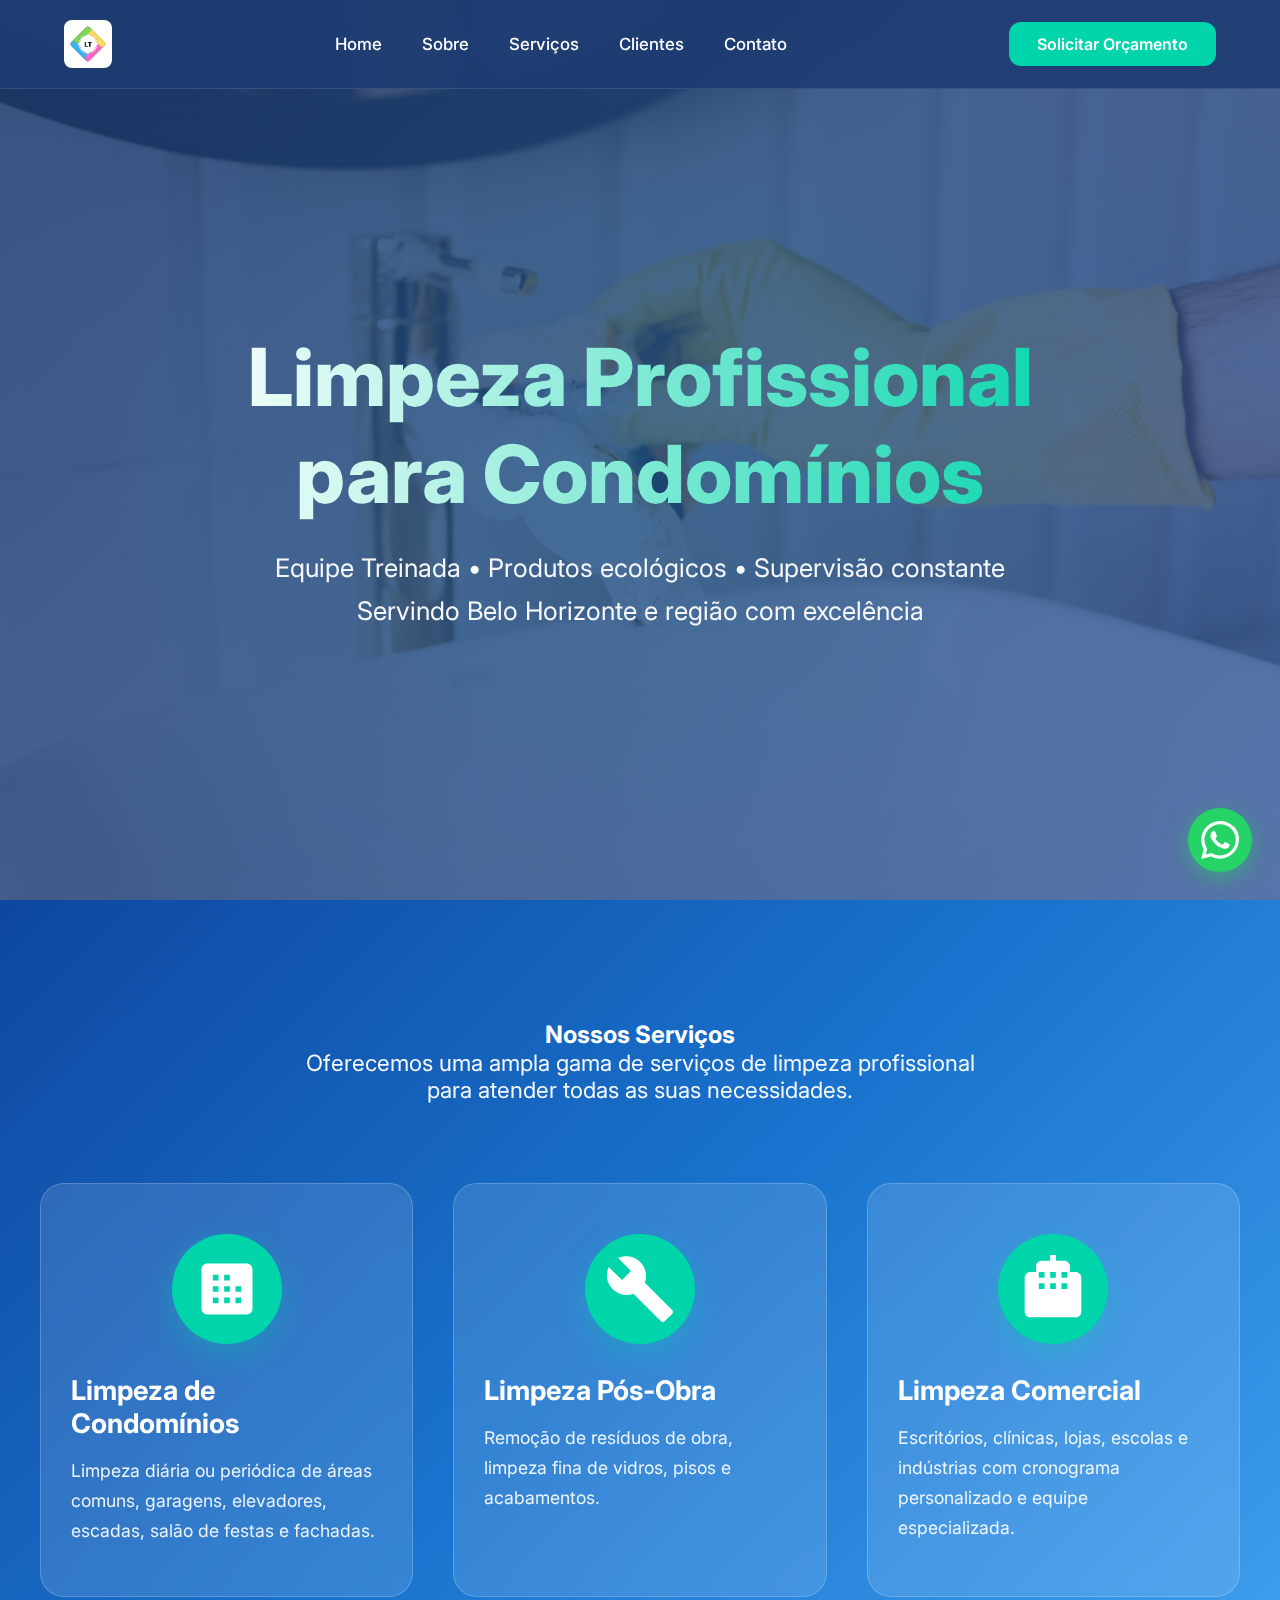
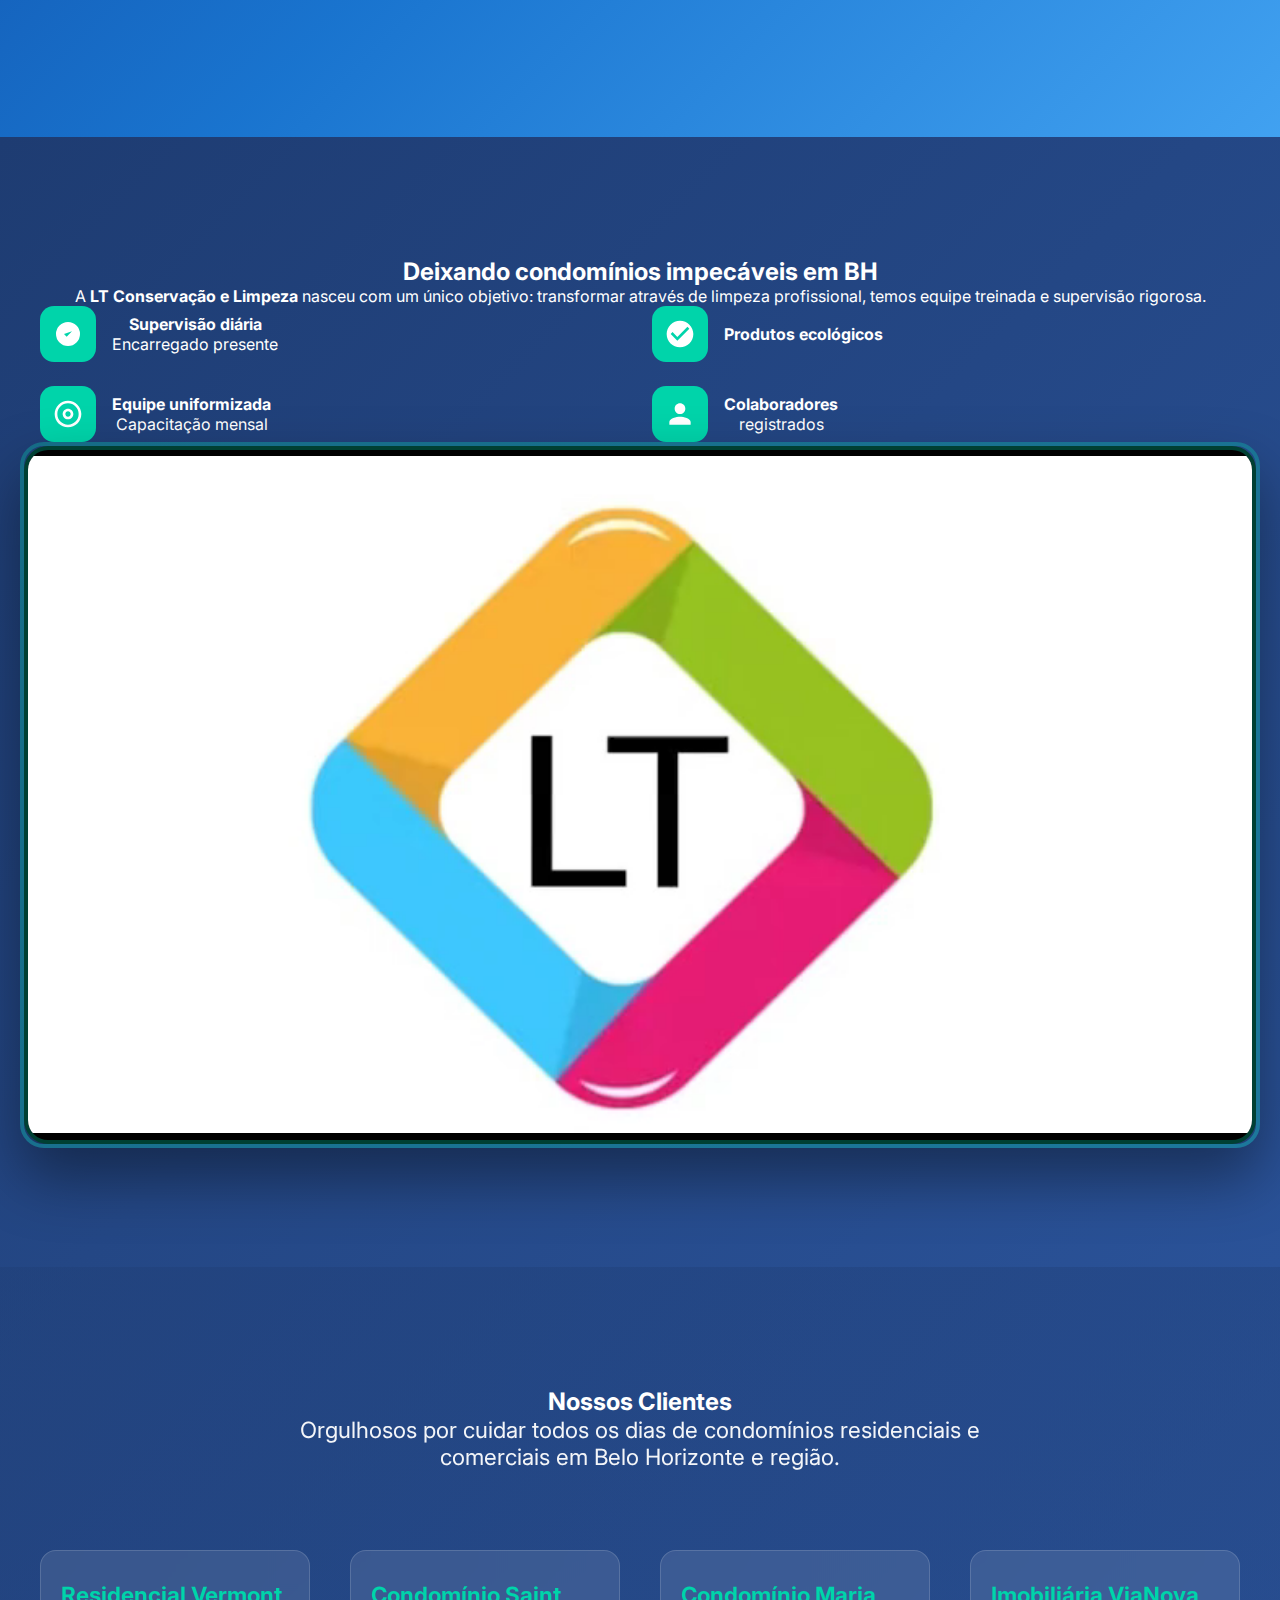
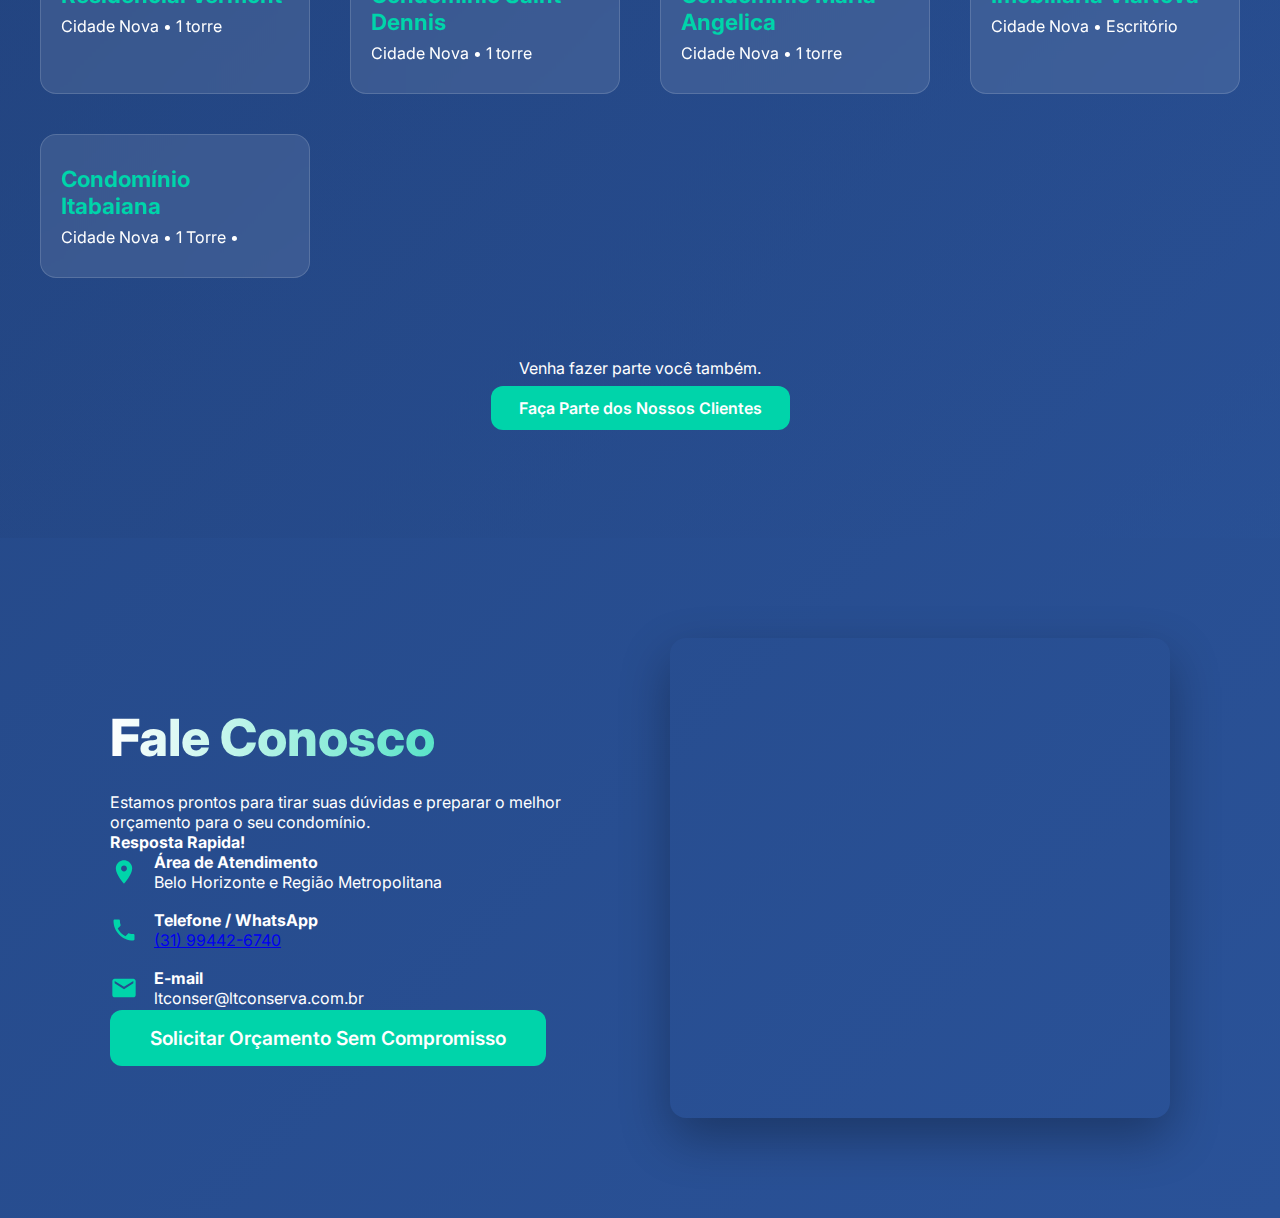
<file: index.html>
<!DOCTYPE html>
<html lang="pt-BR">
<head>
  <meta charset="utf-8">
  <meta name="viewport" content="width=device-width, initial-scale=1.0, maximum-scale=1.0, user-scalable=no">
  <meta name="description" content="LTConserva. Serviços de conservação e limpeza">
  <title>LTConserva | Limpeza de Condomínios em BH</title>
  <link rel="icon" href="LT.png" />
  <link href="https://fonts.googleapis.com/css2?family=Inter:wght@400;500;600;700;800&display=swap" rel="stylesheet">
  <link rel="stylesheet" href="style.css">
</head>
<body>
  <!-- HEADER -->
  <header id="header">
    <div class="logo">
      <a href="#home"><img src="LT.png" alt="LTConserva"></a>
    </div>
    <nav class="menu-desktop">
      <a href="#home">Home</a>
      <a href="#sobre">Sobre</a>
      <a href="#servicos">Serviços</a>
      <a href="#clientes">Clientes</a>
      <a href="#contato">Contato</a>
    </nav>
    <a href="orcamento.html" class="button-cta desktop-cta">Solicitar Orçamento</a>
    <button class="hamburger" aria-label="Menu">
      <span></span><span></span><span></span>
    </button>
  </header>

  <!-- MENU MOBILE -->
  <div class="mobile-menu">
    <a href="#home">Home</a>
    <a href="#sobre">Sobre</a>
    <a href="#servicos">Serviços</a>
    <a href="#clientes">Clientes</a>
    <a href="#contato">Contato</a>
    <a href="orcamento.html" class="button-cta">Solicitar Orçamento</a>
  </div>

  <!-- HERO -->
  <section class="hero" id="home">
    <div class="hero-content">
      <h1>Limpeza Profissional para Condomínios</h1>
      <p>Equipe Treinada • Produtos ecológicos • Supervisão constante<br>Servindo Belo Horizonte e região com excelência</p>
    </div>
  </section>

  <!-- SERVIÇOS -->
  <section id="servicos" class="section-servicos">
    <div class="container">
      <h2>Nossos Serviços</h2>
      <p class="subtitle">Oferecemos uma ampla gama de serviços de limpeza profissional para atender todas as suas necessidades.</p>
      <div class="grid">
        <div class="card">
          <div class="icon-circle">
            <svg width="68" viewBox="0 0 24 24" fill="white"><path d="M19 3H5c-1.1 0-2 .9-2 2v14c0 1.1.9 2 2 2h14c1.1 0 2-.9 2-2V5c0-1.1-.9-2-2-2zM9 17H7v-2h2v2H9zm0-4H7v-2h2v2zm0-4H7V7h2v2zm4 8H11v-2h2v2zm0-4H11v-2h2v2zm0-4H11V7h2v2zm4 8h-2v-2h2v2zm0-4h-2v-2h2v2z"/></svg>
          </div>
          <h3>Limpeza de Condomínios</h3>
          <p>Limpeza diária ou periódica de áreas comuns, garagens, elevadores, escadas, salão de festas e fachadas.</p>
        </div>
        <div class="card">
          <div class="icon-circle">
            <svg width="72" viewBox="0 0 24 24" fill="white"><path d="M22.7 19l-9.1-9.1c.9-2.3.4-5-1.5-6.9-2-2-5-2.4-7.4-1.3L9 6 6 9 1.6 4.7C.4 7.1.9 10.1 2.9 12.1c1.9 1.9 4.6 2.4 6.9 1.5l9.1 9.1c.4.4 1 .4 1.4 0l2.3-2.3c.5-.4.5-1.1.1-1.4z"/></svg>
          </div>
          <h3>Limpeza Pós-Obra</h3>
          <p>Remoção de resíduos de obra, limpeza fina de vidros, pisos e acabamentos.</p>
        </div>
        <div class="card">
          <div class="icon-circle">
            <svg width="68" viewBox="0 0 24 24" fill="white"><path d="M20 6h-2V4c0-1.1-.9-2-2-2h-3V0h-2v2H8c-1.1 0-2 .9-2 2v2H4c-1.1 0-2 .9-2 2v12c0 1.1.9 2 2 2h16c1.1 0 2-.9 2-2V8c0-1.1-.9-2-2-2zM9 12H7v-2h2v2zm0-4H7V6h2v2zm4 4h-2v-2h2v2zm0-4h-2V6h2v2zm4 4h-2v-2h2v2zm0-4h-2V6h2v2z"/></svg>
          </div>
          <h3>Limpeza Comercial</h3>
          <p>Escritórios, clínicas, lojas, escolas e indústrias com cronograma personalizado e equipe especializada.</p>
        </div>
      </div>
    </div>
  </section>

  <!-- SOBRE -->
  <center><section id="sobre" class="section-sobre">
    <div class="container">
   
          <h2>Deixando condomínios impecáveis em BH</h2>
          <p>A <strong>LT Conservação e Limpeza</strong> nasceu com um único objetivo: transformar através de limpeza profissional, temos equipe treinada e supervisão rigorosa.</p>
          <div class="features">
            <div class="feature">
              <div class="icon-check">
                <svg width="32" fill="white" viewBox="0 0 24 24"><path d="M9 12l2 2 4-4m6 2a9 9 0 11-18 0 9 9 0 0118 0z"/></svg>
              </div>
              <div><strong>Supervisão diária</strong><br><span>Encarregado presente</span></div>
            </div>
            <div class="feature">
              <div class="icon-check">
                <svg width="32" fill="white" viewBox="0 0 24 24"><path d="M12 2C6.48 2 2 6.48 2 12s4.48 10 10 10 10-4.48 10-10S17.52 2 12 2zm-2 15l-5-5 1.41-1.41L10 14.17l7.59-7.59L19 8l-9 9z"/></svg>
              </div>
              <div><strong>Produtos ecológicos</strong></div>
            </div>
            <div class="feature">
              <div class="icon-check">
                <svg width="32" fill="white" viewBox="0 0 24 24"><path d="M12 8c-2.21 0-4 1.79-4 4s1.79 4 4 4 4-1.79 4-4-1.79-4-4-4zm0 6c-1.1 0-2-.9-2-2s.9-2 2-2 2 .9 2 2-.9 2-2 2zM12 2C6.48 2 2 6.48 2 12s4.48 10 10 10 10-4.48 10-10S17.52 2 12 2zm0 18c-4.41 0-8-3.59-8-8s3.59-8 8-8 8 3.59 8 8-3.59 8-8 8z"/></svg>
              </div>
              <div><strong>Equipe uniformizada</strong><br><span>Capacitação mensal</span></div>
            </div>
            <div class="feature">
              <div class="icon-check">
                <svg width="32" fill="white" viewBox="0 0 24 24"><path d="M12 12c2.21 0 4-1.79 4-4s-1.79-4-4-4-4 1.79-4 4 1.79 4 4 4zm0 2c-2.67 0-8 1.34-8 4v2h16v-2c0-2.66-5.33-4-8-4z"/></svg>
              </div>
              <div><strong>Colaboradores</strong><br><span>registrados</span></div>
            </div>
          </div>
        </div>
        <div class="about-image">
          <video autoplay muted loop playsinline preload="metadata">
            <source src="LTConserva.mp4" type="video/mp4">
            Seu navegador não suporta vídeo.
          </video>
        </div>
        </div>
      </div>
    </center>
    
  </section>

  <!-- CLIENTES -->
  <section id="clientes" class="section-clientes">
    <div class="container">
      <h2>Nossos Clientes</h2>
      <p class="subtitle">Orgulhosos por cuidar todos os dias de condomínios residenciais e comerciais em Belo Horizonte e região.</p>
      <div class="grid-clientes">
        <div class="cliente-card">
          <h3>Residencial Vermont</h3>
          <p>Cidade Nova • 1 torre </p>
        </div>
        <div class="cliente-card">
          <h3>Condomínio Saint Dennis</h3>
          <p>Cidade Nova • 1 torre </p>
        </div>
        <div class="cliente-card">
          <h3>Condomínio Maria Angelica</h3>
          <p>Cidade Nova • 1 torre </p>
        </div>
        <div class="cliente-card">
          <h3>Imobiliária ViaNova</h3>
          <p>Cidade Nova • Escritório</p>
        </div>
        <div class="cliente-card">
          <h3>Condomínio Itabaiana</h3>
          <p>Cidade Nova • 1 Torre • </p>
        </div>
      </div>
      <div class="clientes-cta">
        <p>Venha fazer parte você também.</p><br>
        <a href="orcamento.html" class="button-cta">Faça Parte dos Nossos Clientes</a>
      </div>
    </div>
  </section>

  <!-- CONTATO -->
  <section id="contato" class="section-contato">
    <div class="container grid-contato">
      <div class="contato-info">
        <h2>Fale Conosco</h2>
        <p>Estamos prontos para tirar suas dúvidas e preparar o melhor orçamento para o seu condomínio.<br><strong>Resposta Rapida!</strong></p>
        <div class="contato-items">
          <div class="contato-item">
            <svg width="28" height="28" fill="#00d4aa" viewBox="0 0 24 24"><path d="M12 2C8.13 2 5 5.13 5 9c0 5.25 7 13 7 13s7-7.75 7-13c0-3.87-3.13-7-7-7zm0 9.5c-1.38 0-2.5-1.12-2.5-2.5s1.12-2.5 2.5-2.5 2.5 1.12 2.5 2.5-1.12 2.5-2.5 2.5z"/></svg>
            <div><strong>Área de Atendimento</strong><br>Belo Horizonte e Região Metropolitana</div>
          </div>
          <div class="contato-item">
            <svg width="28" height="28" fill="#00d4aa" viewBox="0 0 24 24"><path d="M6.62 10.79c1.44 2.83 3.76 5.14 6.59 6.59l2.2-2.2c.27-.27.67-.36 1.02-.24 1.12.37 2.33.57 3.57.57.55 0 1 .45 1 1V20c0 .55-.45 1-1 1-9.39 0-17-7.61-17-17 0-.55.45-1 1-1h3.5c.55 0 1 .45 1 1 0 1.25.2 2.45.57 3.57.11.35.03.74-.25 1.02l-2.2 2.2z"/></svg>
            <div><strong>Telefone / WhatsApp</strong><br><a href="https://wa.me/5531994426740" target="_blank">(31) 99442-6740</a></div>
          </div>
          <div class="contato-item">
            <svg width="28" height="28" fill="#00d4aa" viewBox="0 0 24 24"><path d="M20 4H4c-1.1 0-1.99.9-1.99 2L2 18c0 1.1.9 2 2 2h16c1.1 0 2-.9 2-2V6c0-1.1-.9-2-2-2zm0 4-8 5-8-5V6l8 5 8-5v2z"/></svg>
            <div><strong>E-mail</strong><br>ltconser@ltconserva.com.br</div>
          </div>
        </div>
        <a href="orcamento.html" class="button-cta large">Solicitar Orçamento Sem Compromisso</a>
      </div>
      <div class="mapa">
        <iframe src="https://www.google.com/maps/embed?pb=!1m18!1m12!1m3!1d3751.632951030085!2d-43.939887685387!3d-19.920729986613!2m3!1f0!2f0!3f0!3m2!1i1024!2i768!4f13.1!3m3!1m2!1s0xa699e9f7b7f7e1%3A0x4e9f8d8f8e9f8d8f!2sBelo%20Horizonte%2C%20MG!5e0!3m2!1spt-BR!2sbr!4v1700000000000" width="100%" height="480" style="border:0;" allowfullscreen="" loading="lazy" referrerpolicy="no-referrer-when-downgrade"></iframe>
      </div>
    </div>
  </section>

  <!-- WHATSAPP FLUTUANTE -->
  <a href="https://wa.me/5531994426740" target="_blank" class="whatsapp-float" aria-label="WhatsApp">
    <svg xmlns="http://www.w3.org/2000/svg" width="38" height="38" fill="white" viewBox="0 0 24 24">
      <path d="M17.472 14.382c-.297-.149-1.758-.867-2.03-.967-.273-.099-.471-.148-.67.15-.197.297-.767.966-.94 1.164-.173.199-.347.223-.644.075-.297-.15-1.255-.463-2.39-1.475-.883-.788-1.48-1.761-1.653-2.059-.173-.297-.018-.458.13-.606.134-.133.298-.347.446-.52.149-.174.198-.298.297-.497.099-.198.05-.371-.025-.52-.075-.149-.669-1.612-.916-2.207-.242-.579-.487-.5-.669-.51-.173-.008-.371-.01-.57-.01-.198 0-.52.074-.792.372-.272.297-1.04 1.016-1.04 2.479 0 1.462 1.065 2.875 1.213 3.074.149.198 2.096 3.2 5.077 4.487.709.306 1.262.489 1.694.625.712.227 1.36.195 1.871.118.571-.085 1.758-.719 2.006-1.413.248-.694.248-1.289.173-1.413-.074-.124-.272-.198-.57-.347m-5.421 7.403h-.004a9.87 9.87 0 01-5.031-1.378l-.361-.214-3.741.982.998-3.648-.235-.374a9.86 9.86 0 01-1.51-5.265c.001-5.45 4.436-9.884 9.888-9.884 2.64 0 5.122 1.03 6.988 2.898a9.825 9.825 0 012.893 6.994c-.003 5.45-4.437 9.884-9.885 9.884m8.413-18.297A11.815 11.815 0 0012.05 0C5.495 0 .16 5.335.157 11.892c0 2.096.547 4.142 1.588 5.945L.057 24l6.305-1.654a11.882 11.882 0 005.683 1.448h.005c6.554 0 11.89-5.335 11.893-11.893A11.821 11.821 0 0020.885 3.488"/>
    </svg>
  </a>

  <script src="script.js"></script>
</body>
</html>
</file>
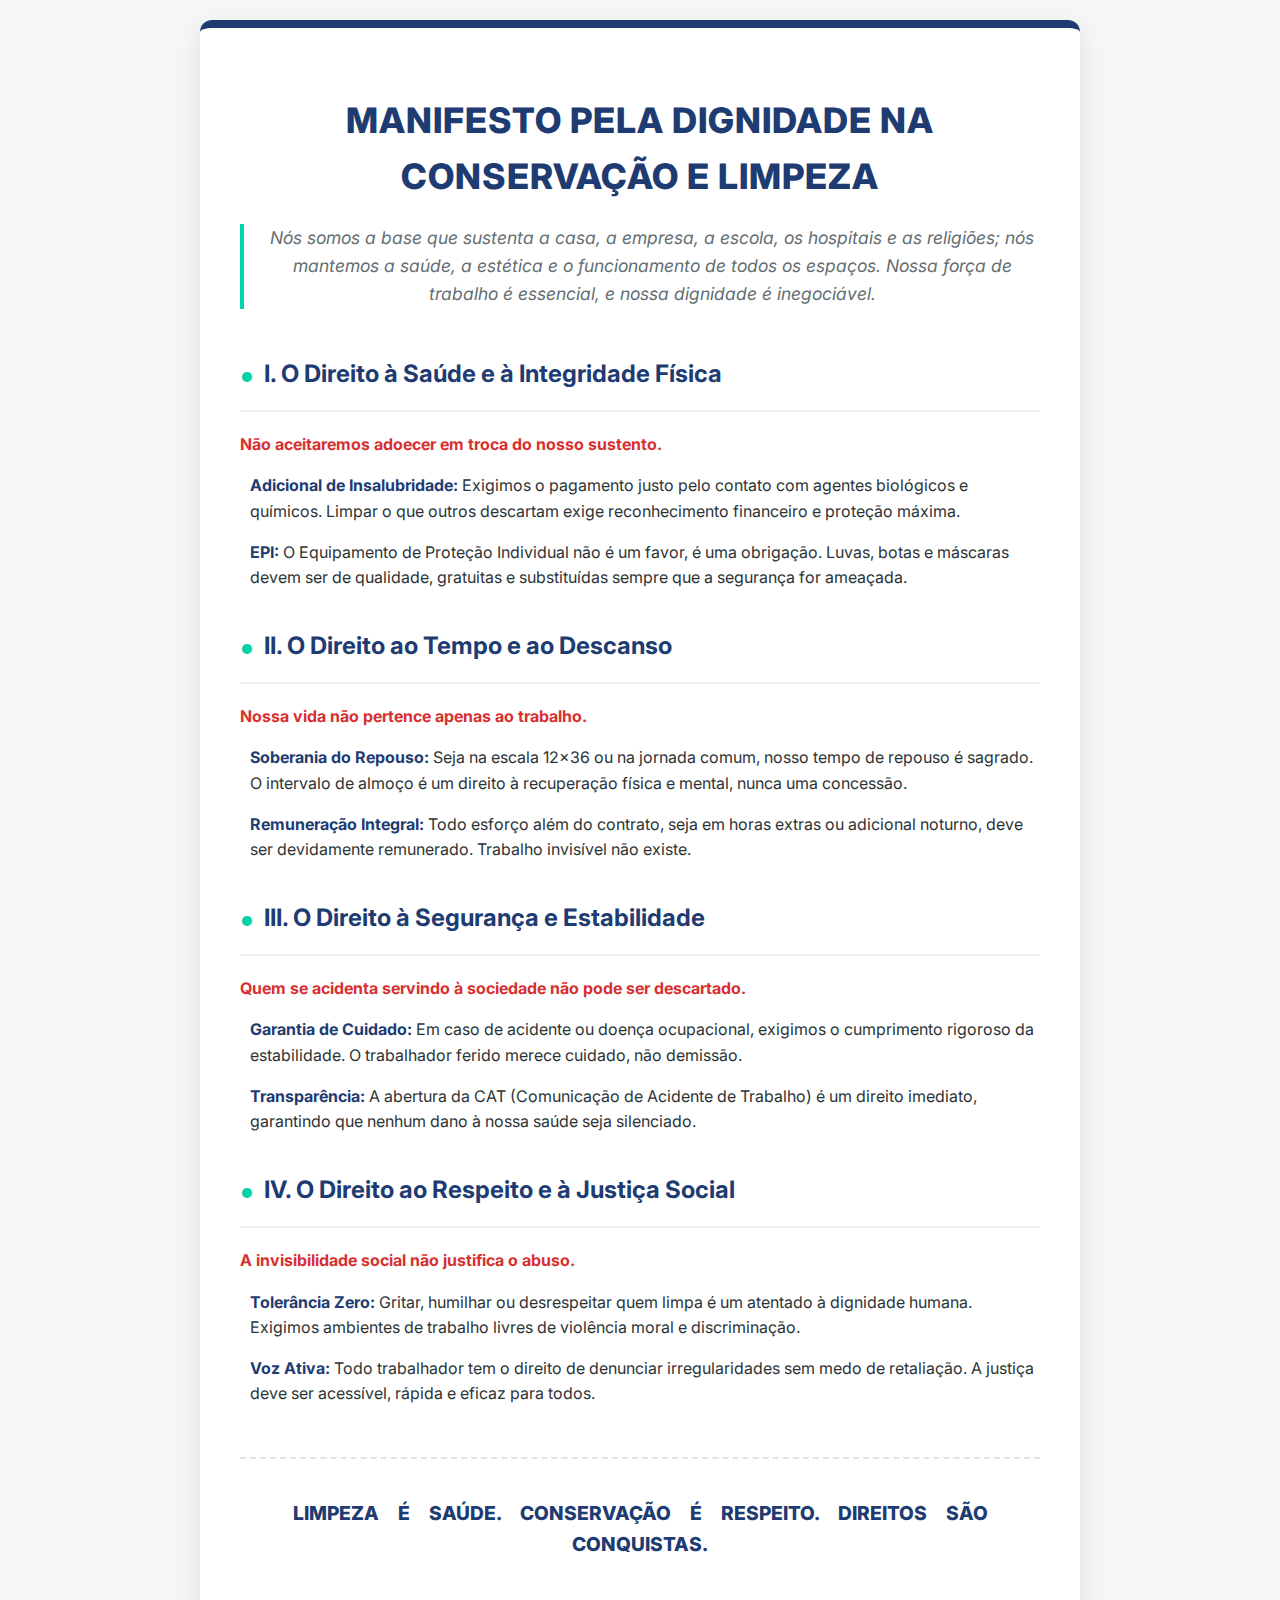
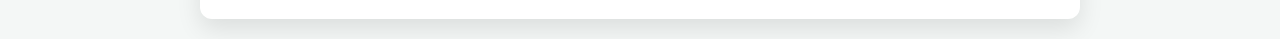
<file: colaborador.html>
<!DOCTYPE html>
<html lang="pt-br">
<head>
    <meta charset="UTF-8">
    <meta name="viewport" content="width=device-width, initial-scale=1.0">
    <title>Manifesto pela Dignidade na Conservação e Limpeza</title>
    <link href="https://fonts.googleapis.com/css2?family=Inter:wght@400;700;800&display=swap" rel="stylesheet">
    <style>
        :root {
            --primary: #1e3c72;
            --accent: #00d4aa;
            --text-dark: #2d3436;
            --bg-light: #f4f7f6;
            --white: #ffffff;
        }

        body {
            font-family: 'Inter', sans-serif;
            background-color: var(--bg-light);
            color: var(--text-dark);
            line-height: 1.6;
            margin: 0;
            padding: 20px;
            display: flex;
            justify-content: center;
        }

        .container {
            max-width: 800px;
            background: var(--white);
            padding: 40px;
            border-radius: 12px;
            box-shadow: 0 10px 25px rgba(0,0,0,0.1);
            border-top: 8px solid var(--primary);
        }

        header {
            text-align: center;
            margin-bottom: 40px;
        }

        h1 {
            color: var(--primary);
            font-size: 2.2rem;
            font-weight: 800;
            text-transform: uppercase;
            letter-spacing: 1px;
            margin-bottom: 20px;
        }

        .intro {
            font-size: 1.1rem;
            font-style: italic;
            color: #636e72;
            border-left: 4px solid var(--accent);
            padding-left: 20px;
            margin: 20px 0;
        }

        section {
            margin-bottom: 30px;
        }

        h2 {
            color: var(--primary);
            font-size: 1.5rem;
            border-bottom: 2px solid #eee;
            padding-bottom: 10px;
            display: flex;
            align-items: center;
        }

        h2::before {
            content: "•";
            color: var(--accent);
            margin-right: 10px;
            font-size: 2rem;
        }

        .quote {
            font-weight: 700;
            color: #d63031;
            margin-bottom: 15px;
            display: block;
        }

        ul {
            list-style: none;
            padding: 0;
        }

        li {
            margin-bottom: 15px;
            padding-left: 10px;
        }

        strong {
            color: var(--primary);
        }

        footer {
            margin-top: 50px;
            text-align: center;
            padding-top: 20px;
            border-top: 2px dashed #dfe6e9;
        }

        .slogan {
            font-weight: 800;
            font-size: 1.2rem;
            color: var(--primary);
            word-spacing: 15px;
        }

        @media (max-width: 600px) {
            .container { padding: 20px; }
            h1 { font-size: 1.6rem; }
        }
    </style>
</head>
<body>

    <article class="container">
        <header>
            <h1>Manifesto pela Dignidade na Conservação e Limpeza</h1>
            <p class="intro">
                Nós somos a base que sustenta a casa, a empresa, a escola, os hospitais e as religiões; 
                nós mantemos a saúde, a estética e o funcionamento de todos os espaços. Nossa força de 
                trabalho é essencial, e nossa dignidade é inegociável.
            </p>
        </header>

        <section>
            <h2>I. O Direito à Saúde e à Integridade Física</h2>
            <span class="quote">Não aceitaremos adoecer em troca do nosso sustento.</span>
            <ul>
                <li><strong>Adicional de Insalubridade:</strong> Exigimos o pagamento justo pelo contato com agentes biológicos e químicos. Limpar o que outros descartam exige reconhecimento financeiro e proteção máxima.</li>
                <li><strong>EPI:</strong> O Equipamento de Proteção Individual não é um favor, é uma obrigação. Luvas, botas e máscaras devem ser de qualidade, gratuitas e substituídas sempre que a segurança for ameaçada.</li>
            </ul>
        </section>

        <section>
            <h2>II. O Direito ao Tempo e ao Descanso</h2>
            <span class="quote">Nossa vida não pertence apenas ao trabalho.</span>
            <ul>
                <li><strong>Soberania do Repouso:</strong> Seja na escala 12x36 ou na jornada comum, nosso tempo de repouso é sagrado. O intervalo de almoço é um direito à recuperação física e mental, nunca uma concessão.</li>
                <li><strong>Remuneração Integral:</strong> Todo esforço além do contrato, seja em horas extras ou adicional noturno, deve ser devidamente remunerado. Trabalho invisível não existe.</li>
            </ul>
        </section>

        <section>
            <h2>III. O Direito à Segurança e Estabilidade</h2>
            <span class="quote">Quem se acidenta servindo à sociedade não pode ser descartado.</span>
            <ul>
                <li><strong>Garantia de Cuidado:</strong> Em caso de acidente ou doença ocupacional, exigimos o cumprimento rigoroso da estabilidade. O trabalhador ferido merece cuidado, não demissão.</li>
                <li><strong>Transparência:</strong> A abertura da CAT (Comunicação de Acidente de Trabalho) é um direito imediato, garantindo que nenhum dano à nossa saúde seja silenciado.</li>
            </ul>
        </section>

        <section>
            <h2>IV. O Direito ao Respeito e à Justiça Social</h2>
            <span class="quote">A invisibilidade social não justifica o abuso.</span>
            <ul>
                <li><strong>Tolerância Zero:</strong> Gritar, humilhar ou desrespeitar quem limpa é um atentado à dignidade humana. Exigimos ambientes de trabalho livres de violência moral e discriminação.</li>
                <li><strong>Voz Ativa:</strong> Todo trabalhador tem o direito de denunciar irregularidades sem medo de retaliação. A justiça deve ser acessível, rápida e eficaz para todos.</li>
            </ul>
        </section>

        <footer>
            <p class="slogan">LIMPEZA É SAÚDE. CONSERVAÇÃO É RESPEITO. DIREITOS SÃO CONQUISTAS.</p>
        </footer>
    </article>

</body>
</html>
</file>
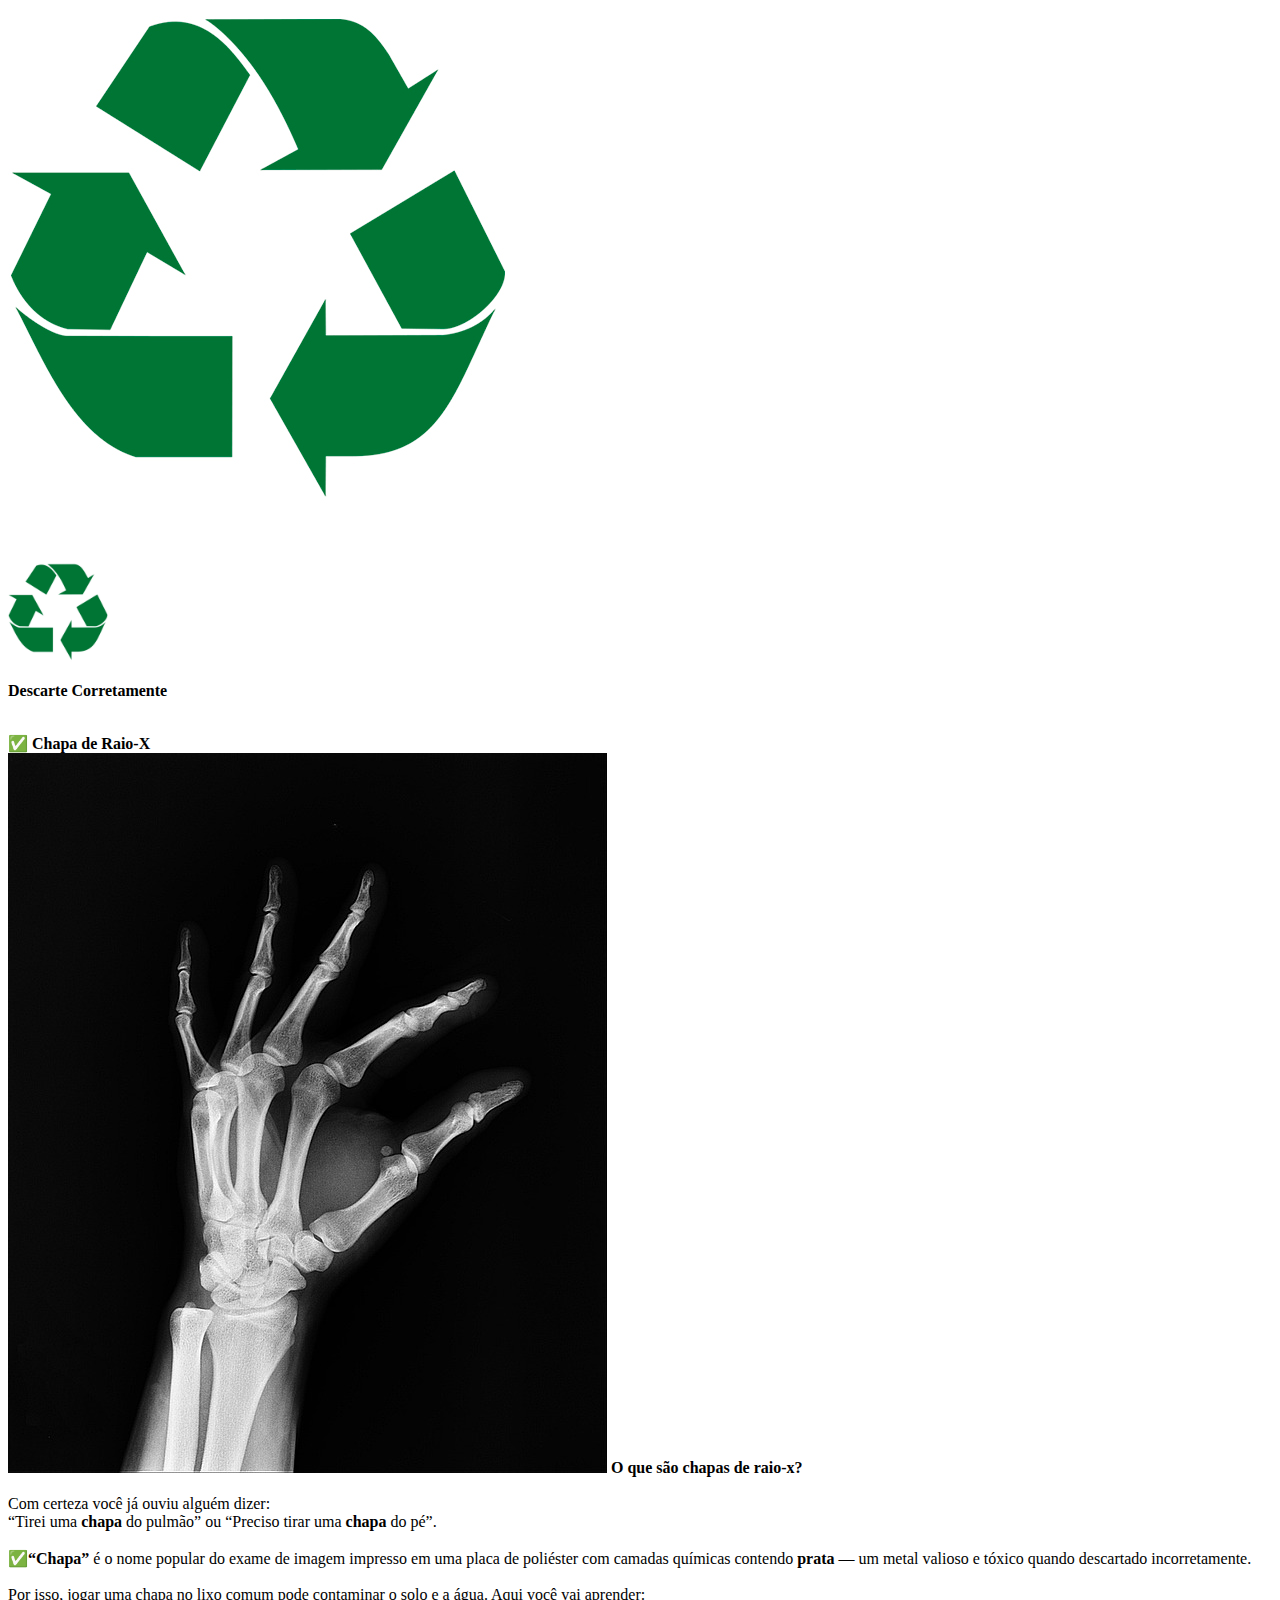
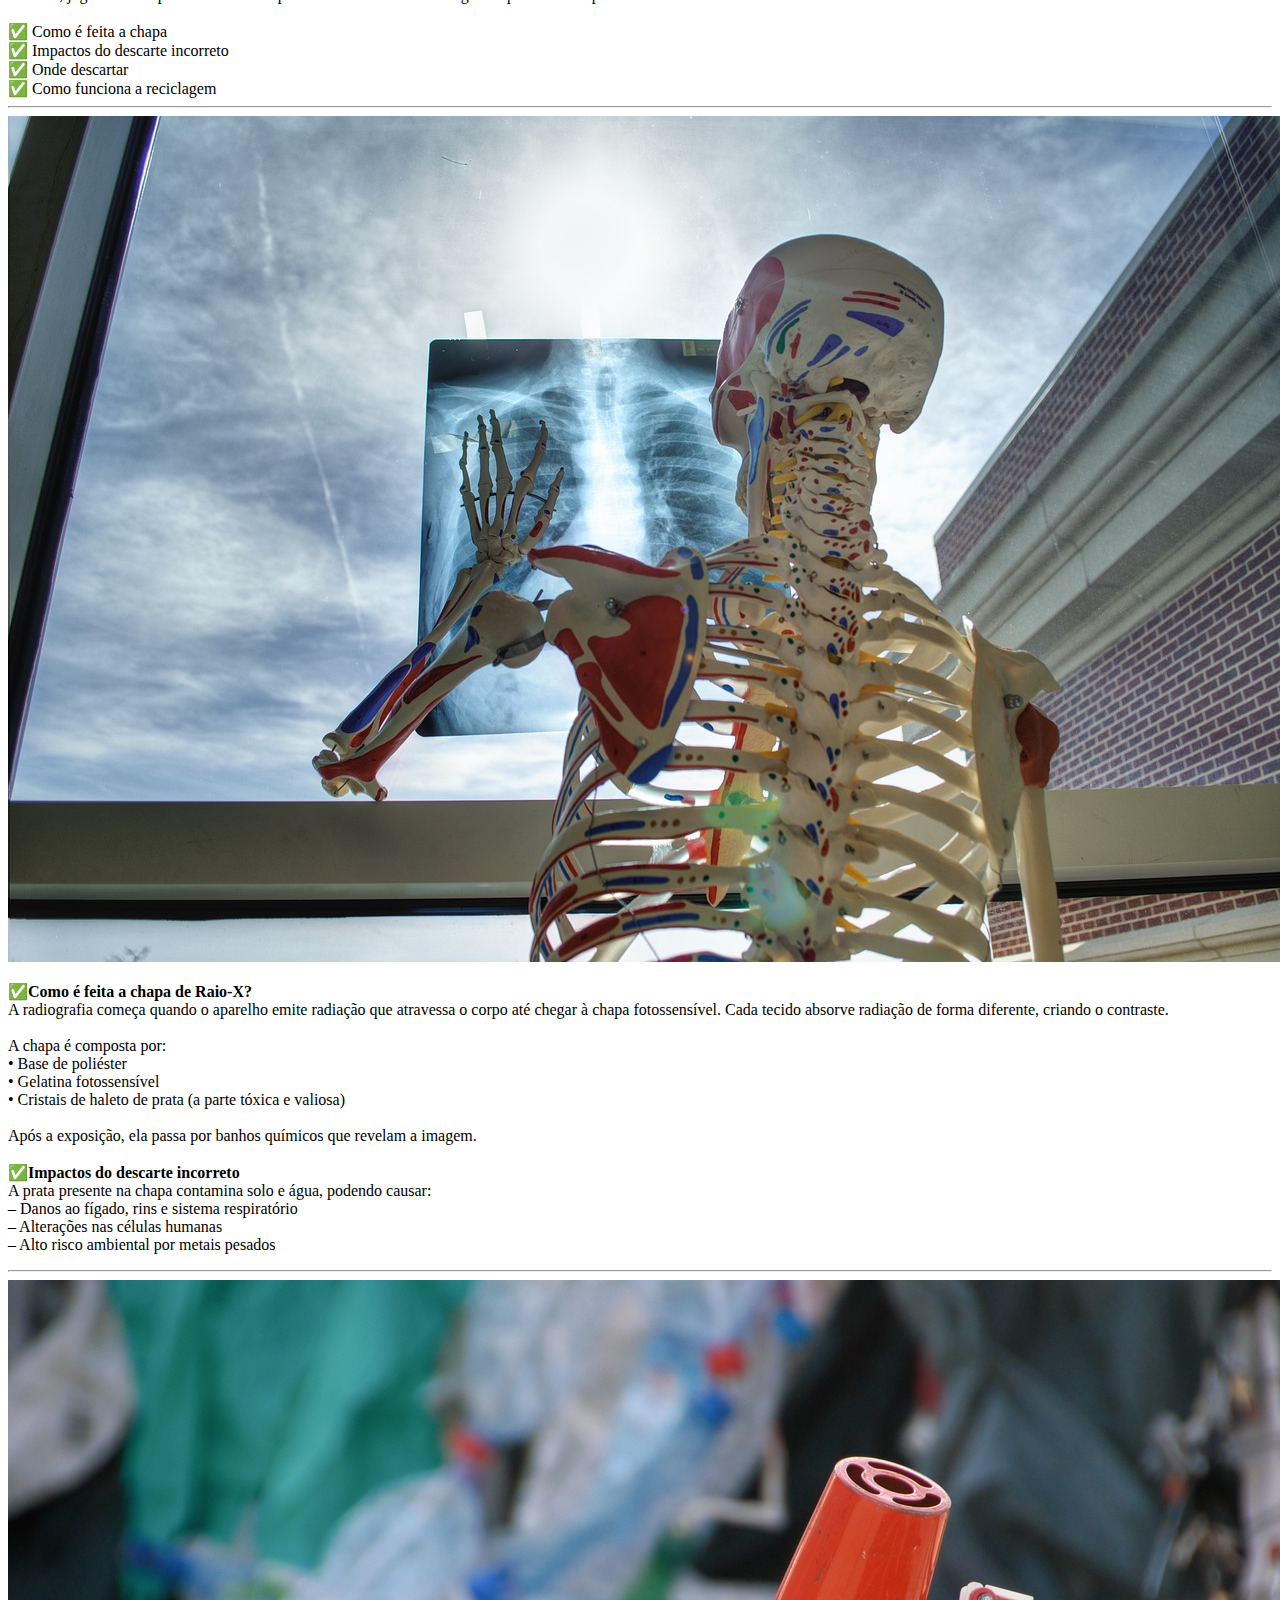
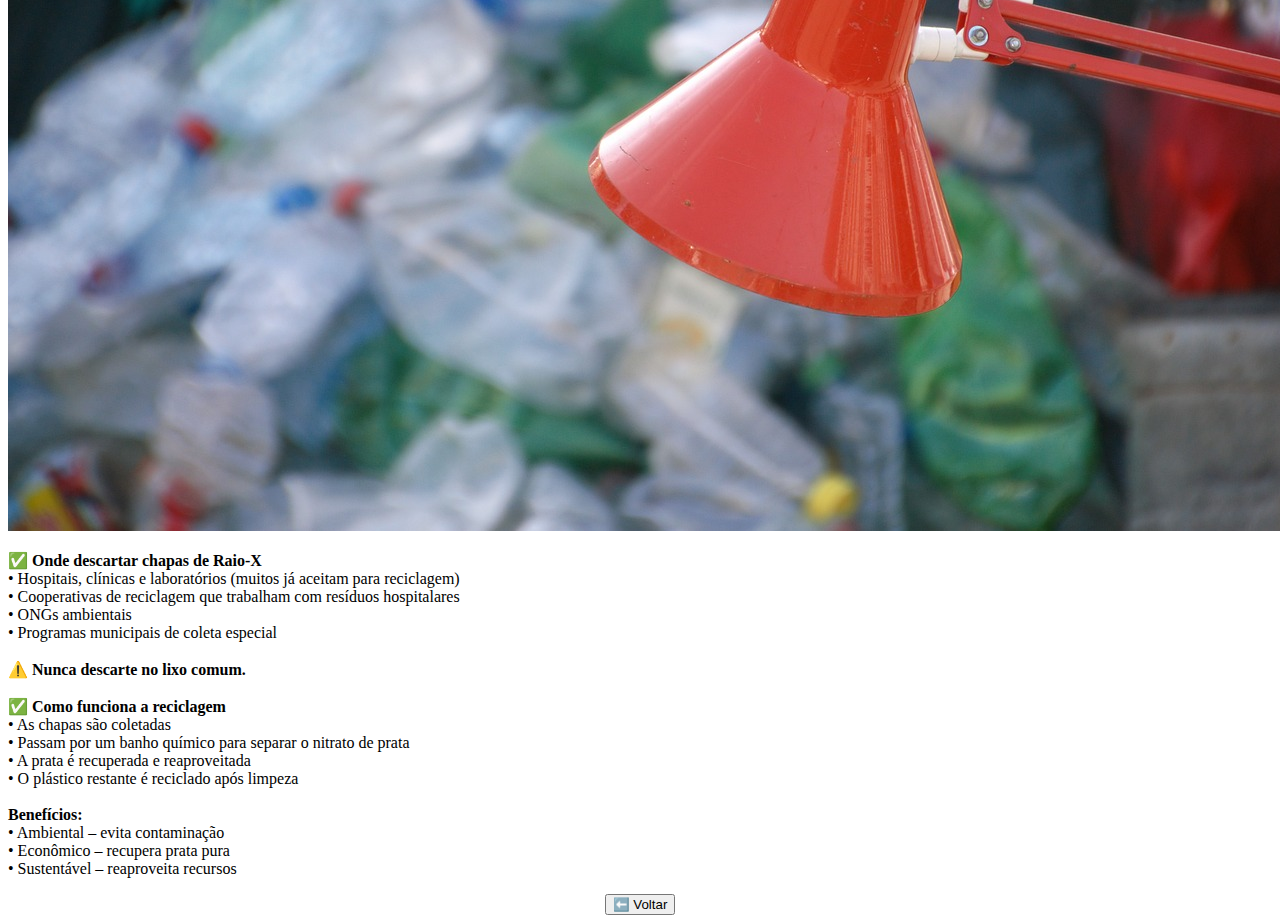
<file: DescarteCorreto.html>
<!DOCTYPE html>
<html lang="pt-BR">

<head>
    <meta charset="utf-8">
    <meta name="viewport" content="width=device-width, initial-scale=1.0">
    <title>Descarte de Chapas de Raio-X</title>

    <link rel="icon" href="simbolo-reciclagem.jpg" />
    <link rel="stylesheet" href="estilos.css" />
    <link href="https://fonts.googleapis.com/css2?family=Poppins:wght@400;700&display=swap" rel="stylesheet" />
</head>

<body>

    <!-- ÍCONE FLUTUANTE (RECICLAGEM) -->
    <a href="https://www.google.com/search?q=onde+descartar+raio+x+em+BH" target="_blank">
        <img src="simbolo-reciclagem.jpg" class="floating-image" alt="Descarte">
    </a>

    <!-- TOPO DA PÁGINA -->
    <div class="LogoFinal" style="background:none;color:#000;margin-top:50px;">
        <img src="simbolo-reciclagem.jpg" alt="Reciclagem" width="100">
        <p><b>Descarte Corretamente</b></p>
        <br>
        <span>✅</span><b> Chapa de Raio-X </b>
    </div>

    <!-- SEÇÃO 1 – O QUE SÃO CHAPAS -->
    <div class="Sobre">
        <img src="raiox.jpg" alt="Exame de Raio-X">

        <span class="textosobre">
            <b>O que são chapas de raio-x?</b><br><br>

            Com certeza você já ouviu alguém dizer:<br>
            “Tirei uma <b>chapa</b> do pulmão” ou “Preciso tirar uma <b>chapa</b> do pé”.<br><br>

            <span>✅</span><b>“Chapa”</b> é o nome popular do exame de imagem impresso em uma placa de poliéster com
            camadas químicas contendo <b>prata</b> — um metal valioso e tóxico quando descartado incorretamente.<br><br>

            Por isso, jogar uma chapa no lixo comum pode contaminar o solo e a água.  
            Aqui você vai aprender:<br><br>

            <span>✅</span> Como é feita a chapa<br>
            <span>✅</span> Impactos do descarte incorreto<br>
            <span>✅</span> Onde descartar<br>
            <span>✅</span> Como funciona a reciclagem<br>
        </span>
    </div>

    <hr class="linha-separadora">

    <!-- SEÇÃO 2 – COMO É FEITA + IMPACTOS -->
    <div class="imagem-texto">
        <img src="raiosx.jpg" alt="Máquina de Raio-X">

        <p>
            <span>✅</span><b>Como é feita a chapa de Raio-X?</b><br>
            A radiografia começa quando o aparelho emite radiação que atravessa o corpo até chegar à chapa
            fotossensível. Cada tecido absorve radiação de forma diferente, criando o contraste.<br><br>

            A chapa é composta por:<br>
            • Base de poliéster<br>
            • Gelatina fotossensível<br>
            • Cristais de haleto de prata (a parte tóxica e valiosa)<br><br>

            Após a exposição, ela passa por banhos químicos que revelam a imagem.<br><br>

            <span>✅</span><b>Impactos do descarte incorreto</b><br>
            A prata presente na chapa contamina solo e água, podendo causar:<br>
            – Danos ao fígado, rins e sistema respiratório<br>
            – Alterações nas células humanas<br>
            – Alto risco ambiental por metais pesados<br>
        </p>
    </div>

    <hr class="linha-separadora">

    <!-- SEÇÃO 3 – DESCARTE E RECICLAGEM -->
    <div class="reciclagem">
        <img src="reciclagem.jpg" alt="Reciclagem">

        <p>
            <b><span>✅</span> Onde descartar chapas de Raio-X</b><br>
            • Hospitais, clínicas e laboratórios (muitos já aceitam para reciclagem)<br>
            • Cooperativas de reciclagem que trabalham com resíduos hospitalares<br>
            • ONGs ambientais<br>
            • Programas municipais de coleta especial<br><br>

            ⚠️ <b>Nunca descarte no lixo comum.</b><br><br>

            <b><span>✅</span> Como funciona a reciclagem</b><br>
            • As chapas são coletadas<br>
            • Passam por um banho químico para separar o nitrato de prata<br>
            • A prata é recuperada e reaproveitada<br>
            • O plástico restante é reciclado após limpeza<br><br>

            <b>Benefícios:</b><br>
            • Ambiental – evita contaminação<br>
            • Econômico – recupera prata pura<br>
            • Sustentável – reaproveita recursos<br>
        </p>
    </div>

    <!-- BOTÃO VOLTAR -->
    <div style="text-align:center;">
        <button onclick="history.back()">
            ⬅️ Voltar
        </button>
    </div>

</body>

</html>
</file>
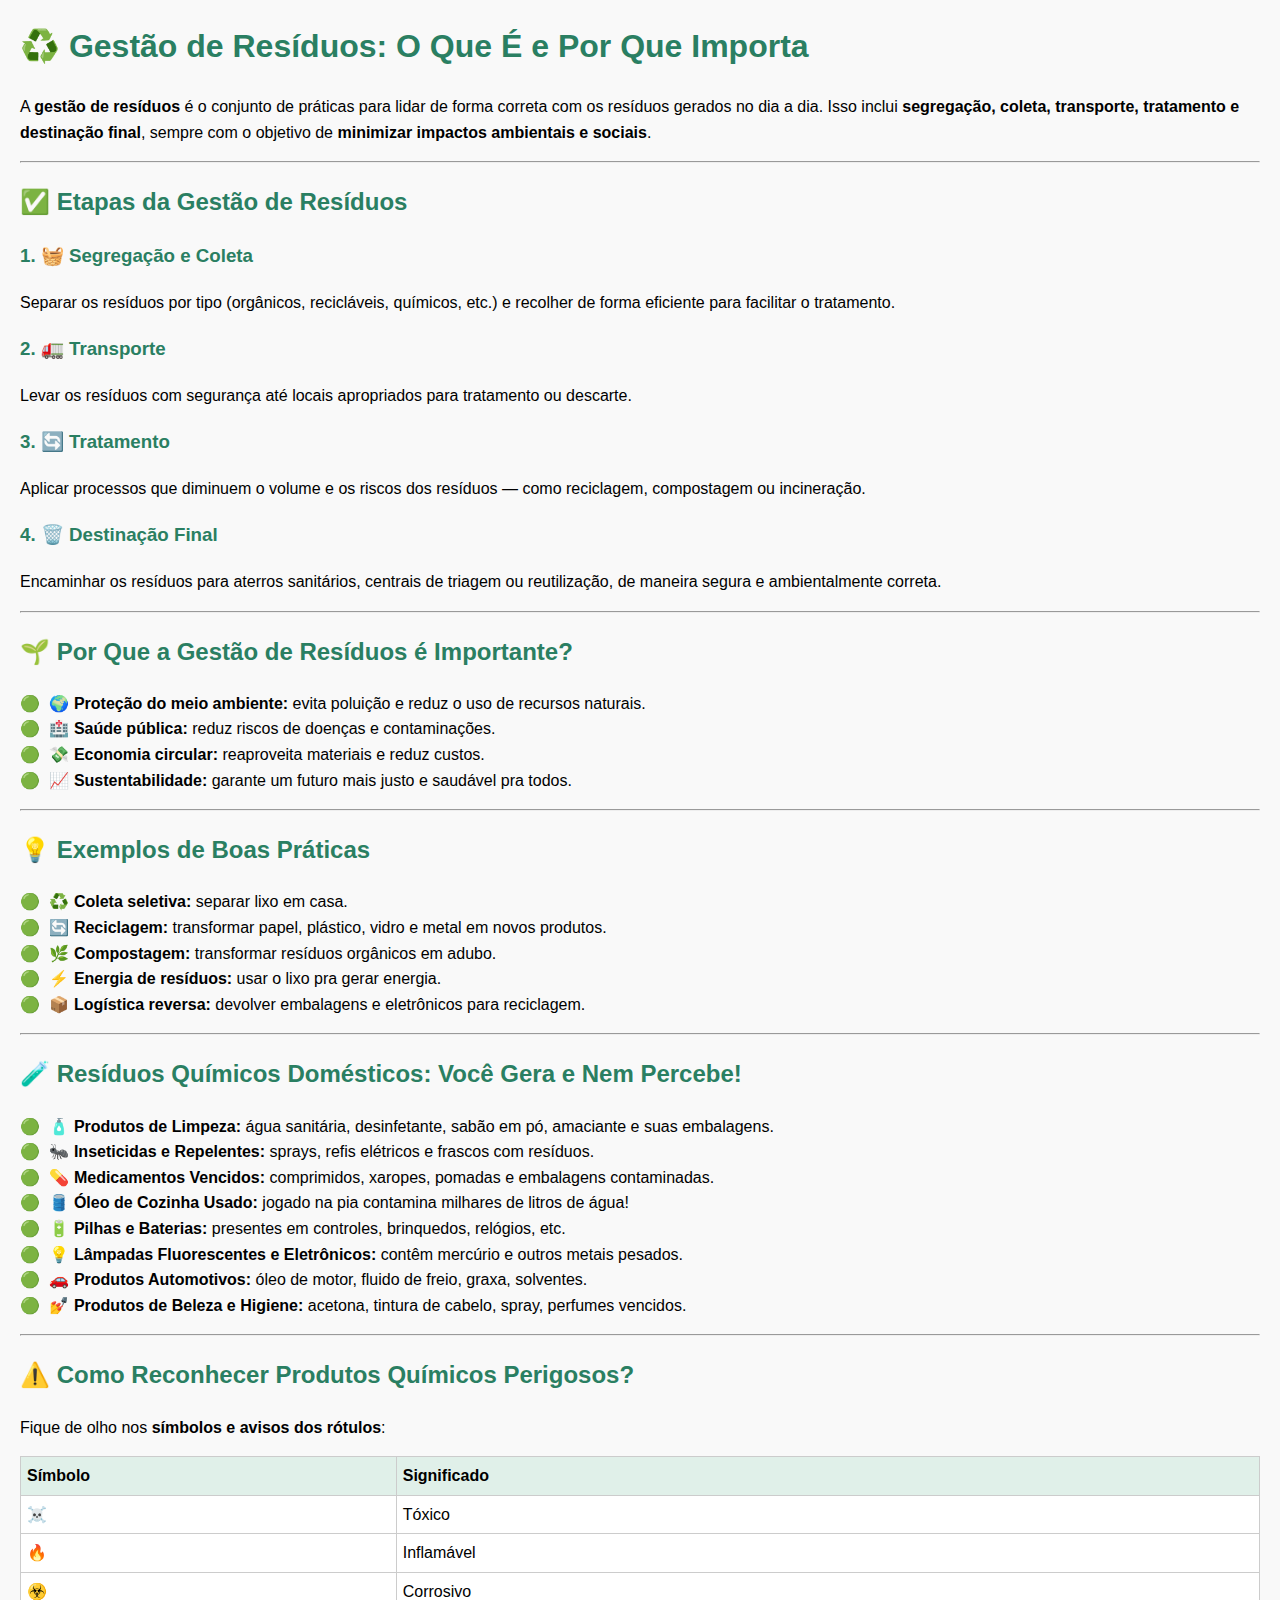
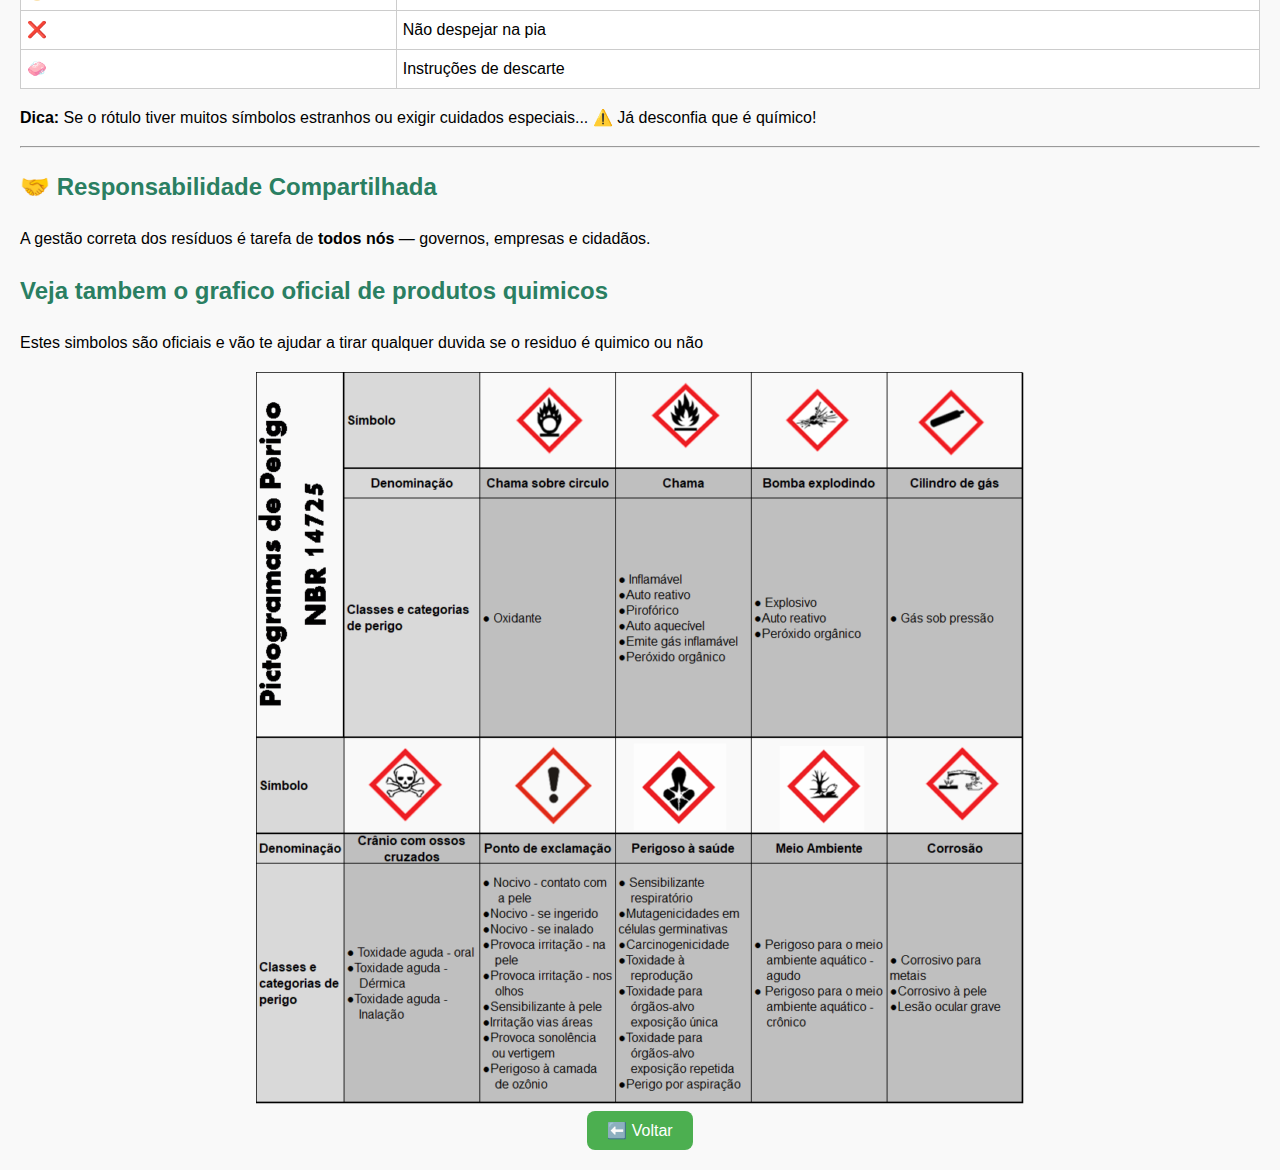
<file: Descarteemanejo.html>
<!DOCTYPE html>
<html lang="pt-BR">
<head>
  <meta charset="UTF-8">
  <meta name="viewport" content="width=device-width, initial-scale=1.0">
  <title>Gestão de Resíduos</title>
  <style>
    body {
      font-family: Arial, sans-serif;
      line-height: 1.6;
      margin: 20px;
      background-color: #f9f9f9;
    }
    h1, h2, h3 {
      color: #2a7f62;
    }
    ul {
      list-style: none;
      padding-left: 0;
    }
    ul li::before {
      content: "🟢 ";
      margin-right: 5px;
    }
    table {
      background-color: #fff;
      border-collapse: collapse;
      width: 100%;
    }
    table th, table td {
      border: 1px solid #ccc;
      text-align: left;
    }
    table th {
      background-color: #e0f0e9;
    }
  </style>
</head>
<body>



<h1>♻️ Gestão de Resíduos: O Que É e Por Que Importa</h1>

<p>A <strong>gestão de resíduos</strong> é o conjunto de práticas para lidar de forma correta com os resíduos gerados no dia a dia. Isso inclui <strong>segregação, coleta, transporte, tratamento e destinação final</strong>, sempre com o objetivo de <strong>minimizar impactos ambientais e sociais</strong>.</p>

<hr>

<h2>✅ Etapas da Gestão de Resíduos</h2>

<h3>1. 🧺 Segregação e Coleta</h3>
<p>Separar os resíduos por tipo (orgânicos, recicláveis, químicos, etc.) e recolher de forma eficiente para facilitar o tratamento.</p>

<h3>2. 🚛 Transporte</h3>
<p>Levar os resíduos com segurança até locais apropriados para tratamento ou descarte.</p>

<h3>3. 🔄 Tratamento</h3>
<p>Aplicar processos que diminuem o volume e os riscos dos resíduos — como reciclagem, compostagem ou incineração.</p>

<h3>4. 🗑️ Destinação Final</h3>
<p>Encaminhar os resíduos para aterros sanitários, centrais de triagem ou reutilização, de maneira segura e ambientalmente correta.</p>

<hr>

<h2>🌱 Por Que a Gestão de Resíduos é Importante?</h2>

<ul>
  <li>🌍 <strong>Proteção do meio ambiente:</strong> evita poluição e reduz o uso de recursos naturais.</li>
  <li>🏥 <strong>Saúde pública:</strong> reduz riscos de doenças e contaminações.</li>
  <li>💸 <strong>Economia circular:</strong> reaproveita materiais e reduz custos.</li>
  <li>📈 <strong>Sustentabilidade:</strong> garante um futuro mais justo e saudável pra todos.</li>
</ul>

<hr>

<h2>💡 Exemplos de Boas Práticas</h2>

<ul>
  <li>♻️ <strong>Coleta seletiva:</strong> separar lixo em casa.</li>
  <li>🔄 <strong>Reciclagem:</strong> transformar papel, plástico, vidro e metal em novos produtos.</li>
  <li>🌿 <strong>Compostagem:</strong> transformar resíduos orgânicos em adubo.</li>
  <li>⚡ <strong>Energia de resíduos:</strong> usar o lixo pra gerar energia.</li>
  <li>📦 <strong>Logística reversa:</strong> devolver embalagens e eletrônicos para reciclagem.</li>
</ul>

<hr>

<h2>🧪 Resíduos Químicos Domésticos: Você Gera e Nem Percebe!</h2>

<ul>
  <li>🧴 <strong>Produtos de Limpeza:</strong> água sanitária, desinfetante, sabão em pó, amaciante e suas embalagens.</li>
  <li>🐜 <strong>Inseticidas e Repelentes:</strong> sprays, refis elétricos e frascos com resíduos.</li>
  <li>💊 <strong>Medicamentos Vencidos:</strong> comprimidos, xaropes, pomadas e embalagens contaminadas.</li>
  <li>🛢️ <strong>Óleo de Cozinha Usado:</strong> jogado na pia contamina milhares de litros de água!</li>
  <li>🔋 <strong>Pilhas e Baterias:</strong> presentes em controles, brinquedos, relógios, etc.</li>
  <li>💡 <strong>Lâmpadas Fluorescentes e Eletrônicos:</strong> contêm mercúrio e outros metais pesados.</li>
  <li>🚗 <strong>Produtos Automotivos:</strong> óleo de motor, fluido de freio, graxa, solventes.</li>
  <li>💅 <strong>Produtos de Beleza e Higiene:</strong> acetona, tintura de cabelo, spray, perfumes vencidos.</li>
</ul>

<hr>

<h2>⚠️ Como Reconhecer Produtos Químicos Perigosos?</h2>

<p>Fique de olho nos <strong>símbolos e avisos dos rótulos</strong>:</p>

<table border="1" cellpadding="6" cellspacing="0">
  <thead>
    <tr>
      <th>Símbolo</th>
      <th>Significado</th>
    </tr>
  </thead>
  <tbody>
    <tr><td>☠️</td><td>Tóxico</td></tr>
    <tr><td>🔥</td><td>Inflamável</td></tr>
    <tr><td>☣️</td><td>Corrosivo</td></tr>
    <tr><td>❌</td><td>Não despejar na pia</td></tr>
    <tr><td>🧼</td><td>Instruções de descarte</td></tr>
  </tbody>
</table>

<p><strong>Dica:</strong> Se o rótulo tiver muitos símbolos estranhos ou exigir cuidados especiais... ⚠️ Já desconfia que é químico!</p>

<hr>

<h2>🤝 Responsabilidade Compartilhada</h2>

<p>A gestão correta dos resíduos é tarefa de <strong>todos nós</strong> — governos, empresas e cidadãos.

<h2>Veja tambem o grafico oficial de produtos quimicos</h2>  

<p>Estes simbolos são oficiais e vão te ajudar a tirar qualquer duvida se o residuo é quimico ou não</p>

<div style="text-align: center;">
    <img src="Artigo_GHS_Tabela1-768x732.png" alt="Grafico Oficial">

<br>
 

  <button onclick="history.back()" style="padding: 10px 20px; font-size: 16px; border-radius: 8px; background-color: #4CAF50; color: white; border: none; cursor: pointer;">
    ⬅️ Voltar
  </button>

</div>
  
  
</body>
</html>
</file>
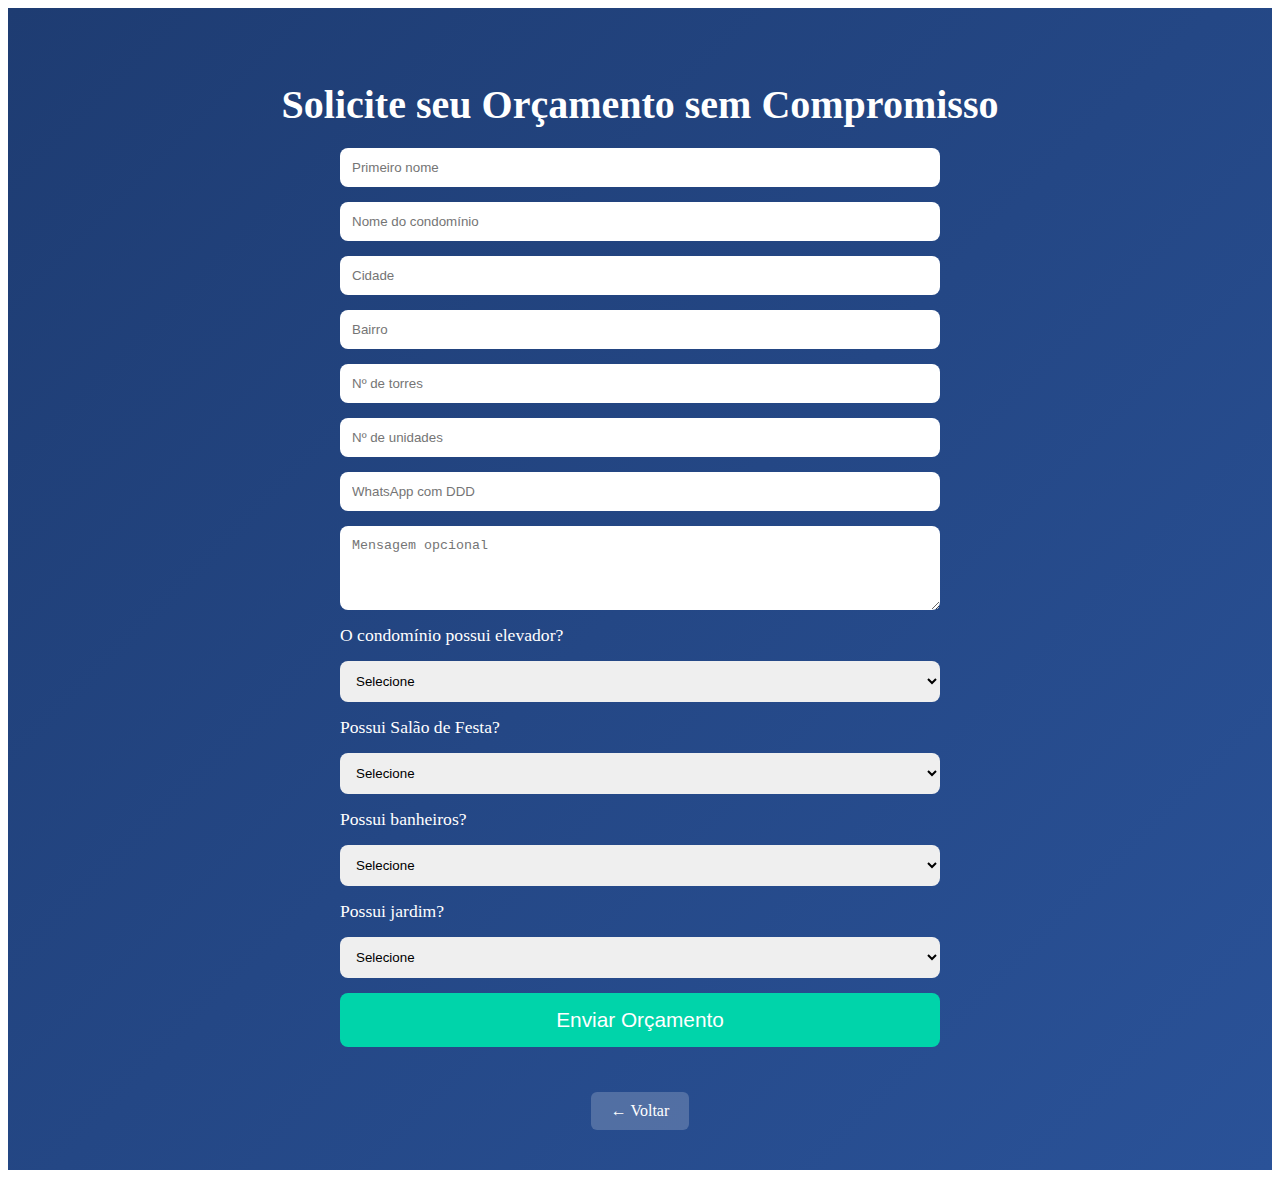
<file: orcamento.html>
<!DOCTYPE html>
<html lang="pt-BR">
<head>
  <meta charset="utf-8">
  <meta name="viewport" content="width=device-width, initial-scale=1.0">
  <title>LT Conservação e Limpeza</title>
  <link rel="icon" href="LT.png" />
  <link rel="stylesheet" href="estilos.css" />
</head>
<body>

<section style="padding: 40px 20px; background: linear-gradient(135deg, #1e3c72, #2a5298); color: white; text-align: center;">

  <h2 style="font-size: 2.5rem; margin-bottom: 20px;">
    Solicite seu Orçamento sem Compromisso
  </h2>

  <form id="formOrcamento" style="max-width: 600px; margin: 0 auto; display: grid; gap: 15px;">

    <input type="text" name="nome" placeholder="Primeiro nome" required style="padding: 12px; border-radius: 8px; border: none;">

    <input type="text" name="condominio" placeholder="Nome do condomínio" required style="padding: 12px; border-radius: 8px; border: none;">

    <input type="text" name="cidade" placeholder="Cidade" required style="padding: 12px; border-radius: 8px; border: none;">

    <input type="text" name="bairro" placeholder="Bairro" required style="padding: 12px; border-radius: 8px; border: none;">

    <input type="text" name="torres" placeholder="Nº de torres" required style="padding: 12px; border-radius: 8px; border: none;">

    <input type="text" name="unidades" placeholder="Nº de unidades" required style="padding: 12px; border-radius: 8px; border: none;">

    <input type="tel" name="telefone" placeholder="WhatsApp com DDD" required style="padding: 12px; border-radius: 8px; border: none;">

    <textarea name="mensagem" rows="4" placeholder="Mensagem opcional" style="padding: 12px; border-radius: 8px; border: none;"></textarea>

    <!-- NOVOS CAMPOS -->
    <label style="text-align: left; font-size: 1.1rem;">O condomínio possui elevador?</label>
    <select name="elevador" required style="padding: 12px; border-radius: 8px; border: none;">
      <option value="" disabled selected hidden>Selecione</option>
      <option value="Sim">Sim</option>
      <option value="Não">Não</option>
    </select>

   <label style="text-align: left; font-size: 1.1rem;">Possui Salão de Festa?</label>
    <select name="salao_de_festa" required style="padding: 12px; border-radius: 8px; border: none;">
      <option value="">Selecione</option>
      <option value="Sim">Sim</option>
      <option value="Não">Não</option>
    </select>


    <label style="text-align: left; font-size: 1.1rem;">Possui banheiros?</label>
    <select name="banheiros" required style="padding: 12px; border-radius: 8px; border: none;">
      <option value="">Selecione</option>
      <option value="Sim">Sim</option>
      <option value="Não">Não</option>
    </select>
      
    <label style="text-align: left; font-size: 1.1rem;">Possui jardim?</label>
    <select name="jardim" required style="padding: 12px; border-radius: 8px; border: none;">
      <option value="">Selecione</option>
      <option value="Sim">Sim</option>
      <option value="Não">Não</option>
    </select>

    <button type="submit" style="padding: 15px; background: #00d4aa; color: white; font-size: 1.3rem; border: none; border-radius: 8px; cursor: pointer;">
      Enviar Orçamento
    </button>
  </form>

  <p id="status" style="margin-top: 20px; font-size: 1.2rem;"></p>
  
  <!-- BOTÃO VOLTAR -->
  <a href="index.html" 
     style="
       display: inline-block;
       margin-top: 25px;
       padding: 10px 20px;
       background: rgba(255,255,255,0.2);
       color: white;
       border-radius: 6px;
       text-decoration: none;
       font-size: 1rem;
       transition: 0.3s;
     "
     onmouseover="this.style.background='rgba(255,255,255,0.35)'"
     onmouseout="this.style.background='rgba(255,255,255,0.2)'"
  >← Voltar</a>

</section>

<script>
document.getElementById("formOrcamento").addEventListener("submit", async function(e) {
  e.preventDefault();

  const btn = e.target.querySelector("button[type='submit']");
  const status = document.getElementById("status");

  btn.disabled = true;
  btn.textContent = "Enviando...";
  status.textContent = "Aguarde...";
  status.style.color = "#ffd43b";

const dados = {
  nome: e.target.nome.value.trim(),
  condominio: e.target.condominio.value.trim(),
  cidade: e.target.cidade.value.trim(),
  bairro: e.target.bairro.value.trim(),
  torres: e.target.torres.value.trim(),
  unidades: e.target.unidades.value.trim(),
  telefone: e.target.telefone.value.trim(),
  mensagem: e.target.mensagem.value.trim(),
  elevador: e.target.elevador.value,
  salao_de_festa: e.target.salao_de_festa.value, // <- corrigido
  banheiros: e.target.banheiros.value,
  jardim: e.target.jardim.value
};


  try {
    await fetch("https://script.google.com/macros/s/AKfycbxuewMfp1-JkHYDTNqYk7EjUaetUOz9llHNi1BskrSphqWYPKxNr--qIK9xw7-rawY6Ug/exec", {
      method: "POST",
      body: JSON.stringify(dados),
      headers: { "Content-Type": "application/json" },
      mode: "no-cors"
    });

    status.style.color = "#00d4aa";
    status.textContent = "Orçamento enviado com sucesso!";

    e.target.reset();

  } catch (err) {
    status.style.color = "#ff6b6b";
    status.textContent = "Erro ao enviar. Tente novamente.";
  } finally {
    btn.disabled = false;
    btn.textContent = "Enviar Orçamento";
  }
});
</script>

</body>
</html>
</file>
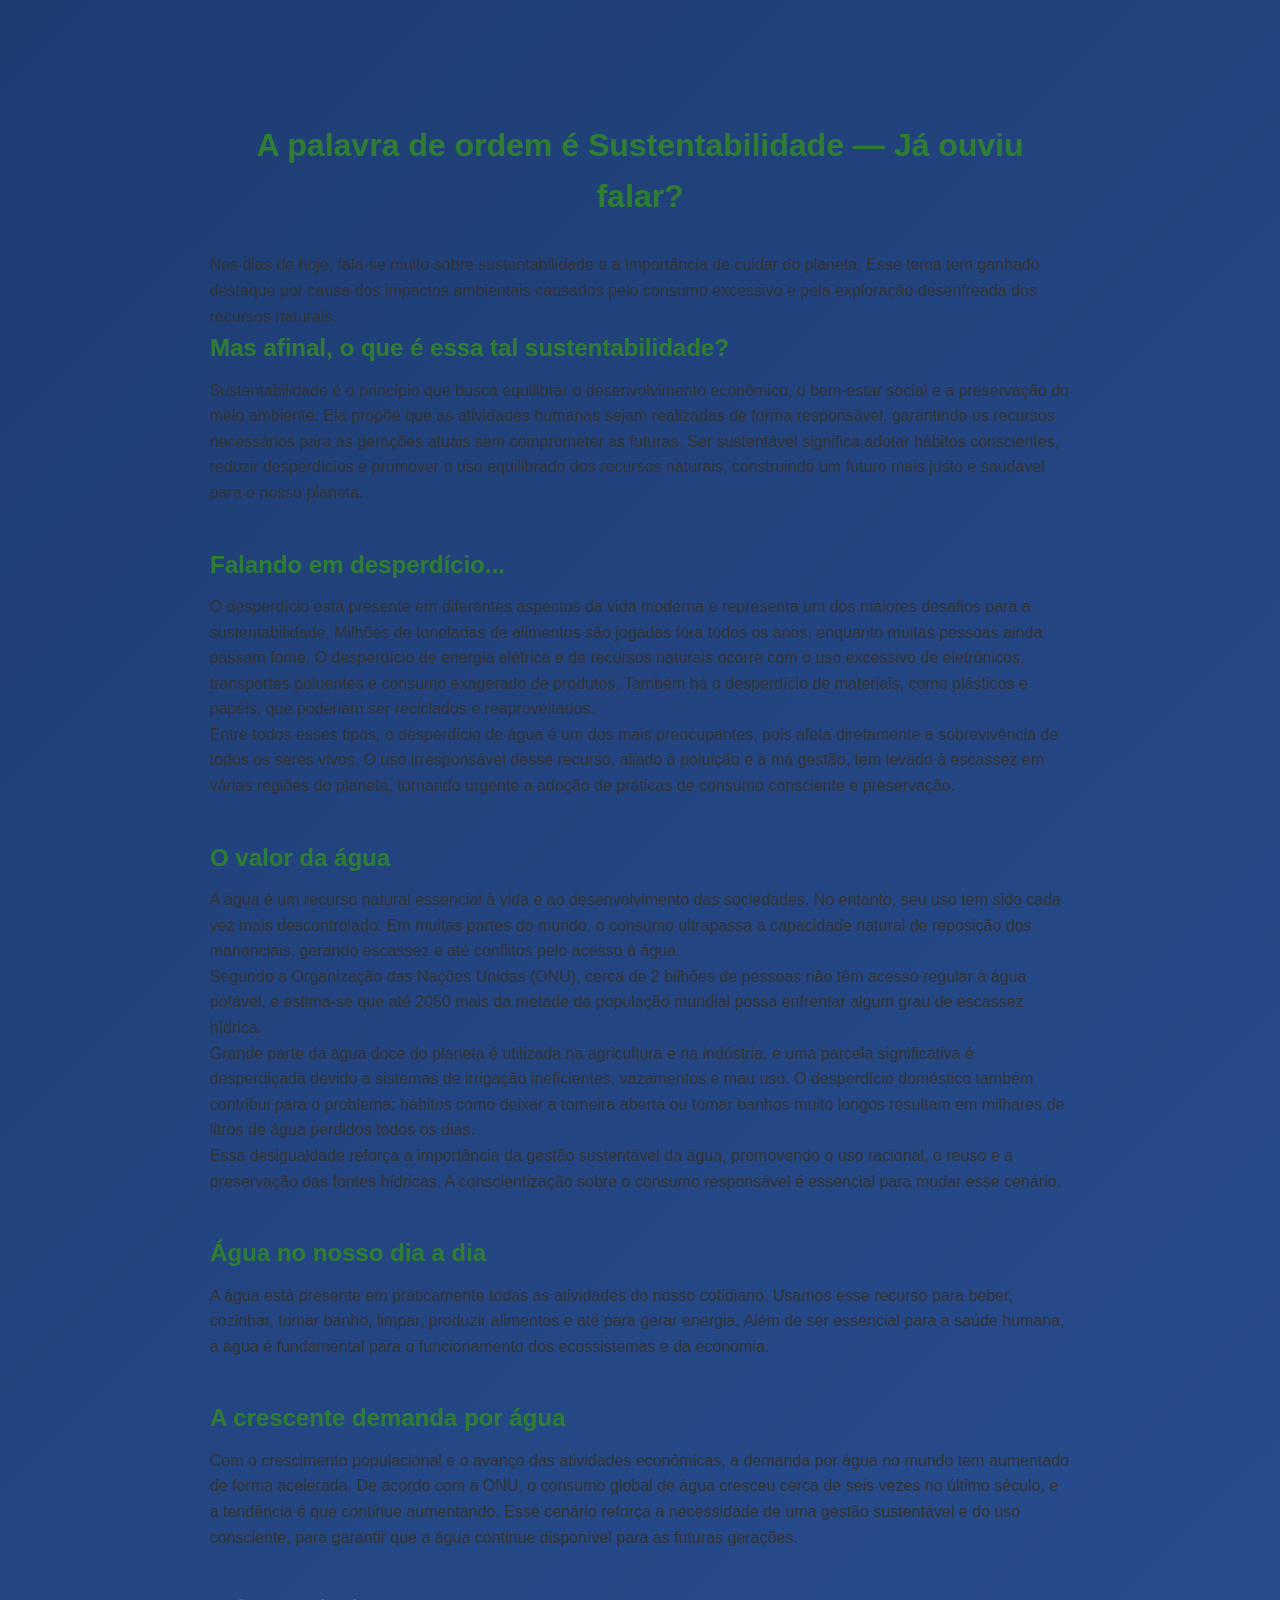
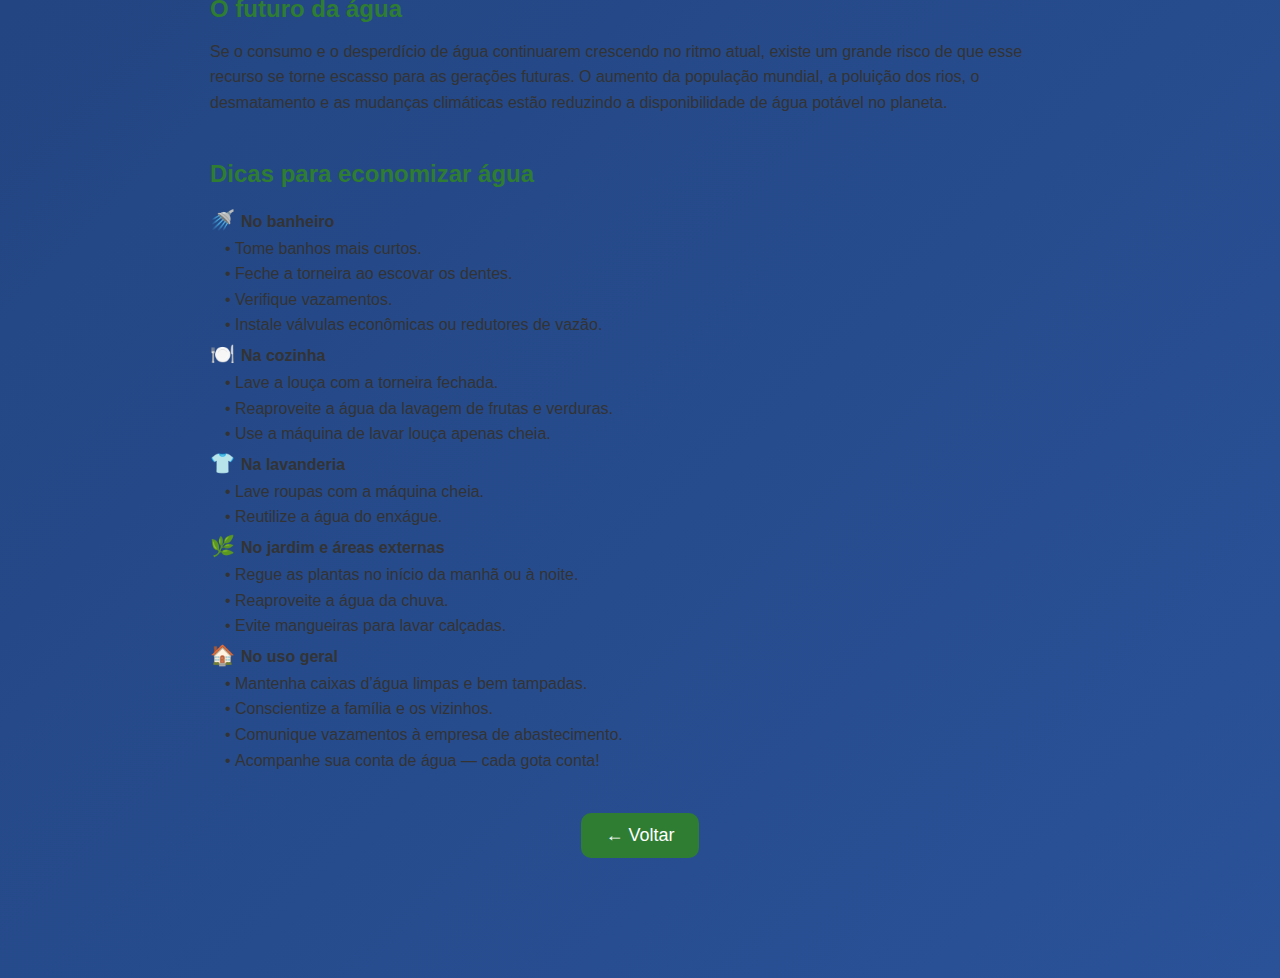
<file: sustentabilidade.html>
<!DOCTYPE html>
<html lang="pt-BR">
<head>
  <meta charset="UTF-8">
  <meta name="viewport" content="width=device-width, initial-scale=1.0">
  <title>Sustentabilidade</title>
  <link rel="stylesheet" href="style.css"> <!-- mantém o mesmo CSS -->
  <style>
    /* Estilo adicional para esta página */
    main {
      max-width: 900px;
      margin: 100px auto;
      padding: 20px;
      line-height: 1.6;
      color: #333;
    }

    h1, h2 {
      color: #2e7d32;
      margin-bottom: 10px;
    }

    h1 {
      text-align: center;
      margin-bottom: 30px;
    }

    section {
      margin-bottom: 40px;
    }

    ul {
      margin-left: 25px;
      list-style-type: "• ";
    }

    button.voltar {
      background-color: #2e7d32;
      color: white;
      border: none;
      padding: 12px 24px;
      border-radius: 10px;
      font-size: 18px;
      cursor: pointer;
      display: block;
      margin: 40px auto 0;
      transition: 0.3s;
    }

    button.voltar:hover {
      background-color: #1b5e20;
      transform: scale(1.05);
    }

    .emoji {
      font-size: 20px;
      margin-right: 6px;
    }
  </style>
</head>

<body>
  <main>
    <h1>A palavra de ordem é Sustentabilidade — Já ouviu falar?</h1>

    <section>
      <p>Nos dias de hoje, fala-se muito sobre sustentabilidade e a importância de cuidar do planeta. Esse tema tem ganhado destaque por causa dos impactos ambientais causados pelo consumo excessivo e pela exploração desenfreada dos recursos naturais.</p>

      <h2>Mas afinal, o que é essa tal sustentabilidade?</h2>
      <p>Sustentabilidade é o princípio que busca equilibrar o desenvolvimento econômico, o bem-estar social e a preservação do meio ambiente. Ela propõe que as atividades humanas sejam realizadas de forma responsável, garantindo os recursos necessários para as gerações atuais sem comprometer as futuras. Ser sustentável significa adotar hábitos conscientes, reduzir desperdícios e promover o uso equilibrado dos recursos naturais, construindo um futuro mais justo e saudável para o nosso planeta.</p>
    </section>

    <section>
      <h2>Falando em desperdício...</h2>
      <p>O desperdício está presente em diferentes aspectos da vida moderna e representa um dos maiores desafios para a sustentabilidade. Milhões de toneladas de alimentos são jogadas fora todos os anos, enquanto muitas pessoas ainda passam fome. O desperdício de energia elétrica e de recursos naturais ocorre com o uso excessivo de eletrônicos, transportes poluentes e consumo exagerado de produtos. Também há o desperdício de materiais, como plásticos e papéis, que poderiam ser reciclados e reaproveitados.</p>
      <p>Entre todos esses tipos, o desperdício de água é um dos mais preocupantes, pois afeta diretamente a sobrevivência de todos os seres vivos. O uso irresponsável desse recurso, aliado à poluição e à má gestão, tem levado à escassez em várias regiões do planeta, tornando urgente a adoção de práticas de consumo consciente e preservação.</p>
    </section>

    <section>
      <h2>O valor da água</h2>
      <p>A água é um recurso natural essencial à vida e ao desenvolvimento das sociedades. No entanto, seu uso tem sido cada vez mais descontrolado. Em muitas partes do mundo, o consumo ultrapassa a capacidade natural de reposição dos mananciais, gerando escassez e até conflitos pelo acesso à água.</p>
      <p>Segundo a Organização das Nações Unidas (ONU), cerca de 2 bilhões de pessoas não têm acesso regular à água potável, e estima-se que até 2050 mais da metade da população mundial possa enfrentar algum grau de escassez hídrica.</p>
      <p>Grande parte da água doce do planeta é utilizada na agricultura e na indústria, e uma parcela significativa é desperdiçada devido a sistemas de irrigação ineficientes, vazamentos e mau uso. O desperdício doméstico também contribui para o problema: hábitos como deixar a torneira aberta ou tomar banhos muito longos resultam em milhares de litros de água perdidos todos os dias.</p>
      <p>Essa desigualdade reforça a importância da gestão sustentável da água, promovendo o uso racional, o reuso e a preservação das fontes hídricas. A conscientização sobre o consumo responsável é essencial para mudar esse cenário.</p>
    </section>

    <section>
      <h2>Água no nosso dia a dia</h2>
      <p>A água está presente em praticamente todas as atividades do nosso cotidiano. Usamos esse recurso para beber, cozinhar, tomar banho, limpar, produzir alimentos e até para gerar energia. Além de ser essencial para a saúde humana, a água é fundamental para o funcionamento dos ecossistemas e da economia.</p>
    </section>

    <section>
      <h2>A crescente demanda por água</h2>
      <p>Com o crescimento populacional e o avanço das atividades econômicas, a demanda por água no mundo tem aumentado de forma acelerada. De acordo com a ONU, o consumo global de água cresceu cerca de seis vezes no último século, e a tendência é que continue aumentando. Esse cenário reforça a necessidade de uma gestão sustentável e do uso consciente, para garantir que a água continue disponível para as futuras gerações.</p>
    </section>

    <section>
      <h2>O futuro da água</h2>
      <p>Se o consumo e o desperdício de água continuarem crescendo no ritmo atual, existe um grande risco de que esse recurso se torne escasso para as gerações futuras. O aumento da população mundial, a poluição dos rios, o desmatamento e as mudanças climáticas estão reduzindo a disponibilidade de água potável no planeta.</p>
    </section>

    <section>
      <h2>Dicas para economizar água</h2>

      <p><span class="emoji">🚿</span><strong>No banheiro</strong></p>
      <ul>
        <li>Tome banhos mais curtos.</li>
        <li>Feche a torneira ao escovar os dentes.</li>
        <li>Verifique vazamentos.</li>
        <li>Instale válvulas econômicas ou redutores de vazão.</li>
      </ul>

      <p><span class="emoji">🍽️</span><strong>Na cozinha</strong></p>
      <ul>
        <li>Lave a louça com a torneira fechada.</li>
        <li>Reaproveite a água da lavagem de frutas e verduras.</li>
        <li>Use a máquina de lavar louça apenas cheia.</li>
      </ul>

      <p><span class="emoji">👕</span><strong>Na lavanderia</strong></p>
      <ul>
        <li>Lave roupas com a máquina cheia.</li>
        <li>Reutilize a água do enxágue.</li>
      </ul>

      <p><span class="emoji">🌿</span><strong>No jardim e áreas externas</strong></p>
      <ul>
        <li>Regue as plantas no início da manhã ou à noite.</li>
        <li>Reaproveite a água da chuva.</li>
        <li>Evite mangueiras para lavar calçadas.</li>
      </ul>

      <p><span class="emoji">🏠</span><strong>No uso geral</strong></p>
      <ul>
        <li>Mantenha caixas d’água limpas e bem tampadas.</li>
        <li>Conscientize a família e os vizinhos.</li>
        <li>Comunique vazamentos à empresa de abastecimento.</li>
        <li>Acompanhe sua conta de água — cada gota conta!</li>
      </ul>
    </section>

    <button class="voltar" onclick="window.location.href='index.html'">← Voltar</button>
  </main>
</body>
</html>
</file>
<file: style.css>
:root {
  --primary: #1e3c72;
  --primary-light: #2a5298;
  --accent: #00d4aa;
  --accent-hover: #00b894;
}

* {
  margin: 0;
  padding: 0;
  box-sizing: border-box;
}

html, body {
  width: 100%;
  overflow-x: hidden !important; /* Evita qualquer rolagem lateral */
}

body {
  font-family: 'Inter', sans-serif;
  background: linear-gradient(135deg, var(--primary), var(--primary-light));
  color: white;
  min-height: 100vh;
}

/* HEADER */
header {
  position: fixed;
  top: 0;
  left: 0;
  right: 0;
  padding: 20px 5vw;
  display: flex;
  align-items: center;
  justify-content: space-between;
  background: rgba(30,60,114,0.9);
  backdrop-filter: blur(12px);
  border-bottom: 1px solid rgba(255,255,255,0.1);
  z-index: 1000;
  transition: all .4s;
}

header.scrolled {
  padding: 15px 5vw;
  background: rgba(20,40,90,0.98);
  box-shadow: 0 8px 30px rgba(0,0,0,0.4);
}

.logo img {
  height: 48px;
  border-radius: 8px;
}

.menu-desktop {
  display: flex;
  gap: clamp(20px, 4vw, 40px);
}

.menu-desktop a {
  color: white;
  text-decoration: none;
  font-weight: 500;
  font-size: 1.05rem;
  transition: color .3s;
}

.menu-desktop a:hover {
  color: var(--accent);
}

.button-cta {
  padding: 12px 28px;
  background: var(--accent);
  color: white;
  border-radius: 12px;
  font-weight: 600;
  text-decoration: none;
  transition: all .3s;
}

.button-cta:hover {
  background: var(--accent-hover);
  transform: translateY(-3px);
}

.button-cta.large {
  padding: 16px 40px;
  font-size: 1.2rem;
}

.desktop-cta {
  display: block;
}

/* HAMBURGER */
.hamburger {
  display: none;
  flex-direction: column;
  justify-content: center;
  width: 40px;
  height: 40px;
  background: rgba(255,255,255,0.1);
  border: 1px solid rgba(255,255,255,0.2);
  border-radius: 8px;
  cursor: pointer;
  padding: 8px;
}

.hamburger span {
  width: 22px;
  height: 2px;
  background: white;
  margin: 3px auto;
  border-radius: 2px;
  transition: .4s;
}

.hamburger.active span:nth-child(1) {
  transform: translateY(5px) rotate(45deg);
}

.hamburger.active span:nth-child(2) {
  opacity: 0;
}

.hamburger.active span:nth-child(3) {
  transform: translateY(-5px) rotate(-45deg);
}

/* MENU MOBILE */
.mobile-menu {
  position: fixed;
  inset: 0;
  background: linear-gradient(135deg, #1e3c72, #2a5298);
  display: flex;
  flex-direction: column;
  align-items: center;
  justify-content: center;
  gap: 40px;
  font-size: 2rem;
  font-weight: 600;
  transform: translateY(-100%);
  transition: transform .5s;
  z-index: 999;
}

.mobile-menu.active {
  transform: translateY(0);
}

.mobile-menu a {
  color: white;
  text-decoration: none;
  opacity: 0;
  animation: fadeUp .6s forwards;
}

.mobile-menu .button-cta {
  padding: 18px 50px;
  font-size: 1.6rem;
  animation-delay: .7s;
}

@keyframes fadeUp {
  to {
    opacity: 1;
    transform: translateY(0);
  }
}

/* RESPONSIVO HEADER */
@media (max-width: 968px) {
  .menu-desktop, .desktop-cta { display: none; }
  .hamburger { display: flex; }
  header { padding: 16px 20px; }
}

/* HERO */
.hero {
  min-height: 100svh;
  background: linear-gradient(135deg, rgba(30,60,114,0.85), rgba(42,82,152,0.75)),
              url('Inicio.jpg') center/cover no-repeat;
  display: flex;
  align-items: center;
  justify-content: center;
  text-align: center;
  position: relative;
  overflow: hidden;
  padding: 120px 20px 60px;
}

.hero::before {
  content: '';
  position: absolute;
  inset: 0;
  background: radial-gradient(circle at center, rgba(0,212,170,0.08), transparent 70%);
  animation: zoomIn 20s ease-in-out infinite alternate;
}

.hero-content {
  max-width: 960px;
  padding: 20px;
  z-index: 2;
}

.hero h1 {
  font-size: clamp(2.8rem, 8vw, 5rem);
  font-weight: 800;
  margin-bottom: 24px;
  background: linear-gradient(to right, #fff, #00d4aa);
  -webkit-background-clip: text;
  -webkit-text-fill-color: transparent;
}

.hero p {
  font-size: clamp(1.2rem, 4vw, 1.6rem);
  opacity: .95;
  line-height: 1.7;
}

@keyframes zoomIn {
  from { transform: scale(1); }
  to { transform: scale(1.1); }
}

/* SEÇÕES */
.container {
  max-width: 1300px;
  margin: 0 auto;
  padding: 0 20px;
  position: relative;
}

.container > h2,
.subtitle,
.hero-content,
.section-servicos .container > h2,
.section-clientes .container > h2,
.clientes-cta {
  text-align: center;
}

.subtitle {
  font-size: 1.4rem;
  opacity: .95;
  max-width: 700px;
  margin: 0 auto 80px;
}

.grid {
  display: grid;
  grid-template-columns: repeat(auto-fit, minmax(300px, 1fr));
  gap: 40px;
  margin-top: 40px;
}

/* SERVIÇOS */
.section-servicos {
  padding: 120px 20px 140px;
  position: relative;
  overflow: hidden;
}

.section-servicos::before {
  content: '';
  position: absolute;
  inset: 0;
  background: linear-gradient(135deg, #0d47a1, #1976d2 50%, #42a5f5);
  opacity: .96;
}

.section-servicos::after {
  content: '';
  position: absolute;
  inset: 0;
  background: url('https://images.unsplash.com/photo-1558618666-fcd25c85cd64?ixlib=rb-4.0.3&auto=format&fit=crop&q=80') center/cover no-repeat;
  opacity: .07;
}

.card {
  background: rgba(255,255,255,0.12);
  backdrop-filter: blur(16px);
  border-radius: 24px;
  padding: 50px 30px;
  border: 1px solid rgba(255,255,255,0.2);
  transition: all .4s;
}

.card:hover {
  transform: translateY(-20px);
  background: rgba(255,255,255,0.22);
  box-shadow: 0 30px 60px rgba(0,0,0,0.3);
}

.icon-circle {
  width: 110px;
  height: 110px;
  margin: 0 auto 30px;
  background: var(--accent);
  border-radius: 50%;
  display: flex;
  align-items: center;
  justify-content: center;
  box-shadow: 0 10px 30px rgba(0,212,170,0.3);
}

.card h3 {
  font-size: 1.7rem;
  font-weight: 700;
  margin-bottom: 16px;
}

.card p {
  font-size: 1.1rem;
  opacity: .9;
  line-height: 1.7;
}

/* SOBRE */
.section-sobre {
  padding: 120px 20px;
  background: linear-gradient(135deg, var(--primary), var(--primary-light));
}

.grid-about {
  display: grid;
  grid-template-columns: repeat(2, minmax(0, 1fr)); /* Permite encolhimento total e evita overflow */
  gap: 80px;
  align-items: center;
  max-width: 1200px;
  margin: 0 auto;
  justify-content: center; /* Centraliza o grid inteiro */
}

.about-text h2 {
  font-size: 3.6rem;
  font-weight: 800;
  background: linear-gradient(to right, #fff, #00d4aa);
  -webkit-background-clip: text;
  -webkit-text-fill-color: transparent;
  margin-bottom: 28px;
}

.features {
  display: grid;
  grid-template-columns: 1fr 1fr;
  gap: 24px;
}

.feature {
  display: flex;
  align-items: center;
  gap: 16px;
}

.icon-check {
  width: 56px;
  height: 56px;
  background: var(--accent);
  border-radius: 14px;
  display: flex;
  align-items: center;
  justify-content: center;
}

/* VÍDEO - REGRAS INFALÍVEIS CONTRA OVERFLOW */
.about-image {
  width: 100%;
  overflow: hidden;
  border-radius: 24px;
  contain: content;
}

.about-image video {
  width: 100% !important;
  max-width: 100% !important;
  height: auto !important;
  min-width: 0 !important;
  display: block;
  border-radius: 24px;
  box-shadow: 0 30px 60px rgba(0,0,0,0.4);
  border: 4px solid rgba(0,212,170,0.3);
  object-fit: contain; /* contain = mostra inteiro; use cover se quiser crop */
  background: #000;
}

/* CLIENTES */
.section-clientes {
  padding: 120px 20px;
  position: relative;
  overflow: hidden;
}

.section-clientes::before {
  content: '';
  position: absolute;
  inset: 0;
  background: linear-gradient(135deg, rgba(30,60,114,0.4), rgba(42,82,152,0.3));
}

.grid-clientes {
  display: grid;
  grid-template-columns: repeat(auto-fit, minmax(260px, 1fr));
  gap: 40px;
  max-width: 1200px;
  margin: 0 auto;
}

.cliente-card {
  background: rgba(255,255,255,0.1);
  backdrop-filter: blur(12px);
  border: 1px solid rgba(255,255,255,0.15);
  border-radius: 16px;
  padding: 30px 20px;
  transition: all .4s;
}

.cliente-card:hover {
  transform: translateY(-12px);
  background: rgba(255,255,255,0.18);
  box-shadow: 0 20px 40px rgba(0,0,0,0.2);
}

.cliente-card h3 {
  font-size: 1.4rem;
  margin-bottom: 8px;
  color: var(--accent);
}

.clientes-cta {
  margin-top: 80px;
}

/* CONTATO */
.section-contato {
  padding: 100px 20px;
}

.grid-contato {
  display: grid;
  grid-template-columns: 1fr 1fr;
  gap: 60px;
  align-items: center;
  max-width: 1100px;
  margin: 0 auto;
}

.contato-info h2 {
  font-size: 3.2rem;
  font-weight: 800;
  background: linear-gradient(to right, #fff, #00d4aa);
  -webkit-background-clip: text;
  -webkit-text-fill-color: transparent;
  margin-bottom: 24px;
}

.contato-item {
  display: flex;
  align-items: center;
  gap: 16px;
  margin-bottom: 18px;
}

.mapa {
  border-radius: 16px;
  overflow: hidden;
  box-shadow: 0 20px 50px rgba(0,0,0,0.3);
}

/* WHATSAPP */
.whatsapp-float {
  position: fixed;
  width: 64px;
  height: 64px;
  bottom: 28px;
  right: 28px;
  background: #25d366;
  border-radius: 50%;
  display: flex;
  align-items: center;
  justify-content: center;
  box-shadow: 0 6px 20px rgba(37,211,102,0.5);
  z-index: 998;
  animation: float 6s ease-in-out infinite;
  transition: all .3s;
}

.whatsapp-float:hover {
  transform: translateY(-8px) scale(1.15);
}

@keyframes float {
  0%, 100% { transform: translateY(0); }
  50% { transform: translateY(-12px); }
}

@media (max-width: 640px) {
  .whatsapp-float {
    width: 56px;
    height: 56px;
    bottom: 20px;
    right: 20px;
  }
}

/* ANIMAÇÕES */
@keyframes fadeInUp {
  from { opacity: 0; transform: translateY(50px); }
  to { opacity: 1; transform: translateY(0); }
}

h2, .subtitle, .card, .feature, .cliente-card, .contato-item, .button-cta {
  animation: fadeInUp 1s ease-out both;
}

.card:nth-child(2) { animation-delay: .2s; }
.card:nth-child(3) { animation-delay: .4s; }

/* RESPONSIVO GERAL */
section { scroll-margin-top: 100px; }

/* PREVENÇÃO GERAL DE OVERFLOW */
img, iframe, video {
  max-width: 100%;
  display: block;
}

/* MOBILE - FIXES IMPORTANTES */
@media (max-width: 768px) {
  .grid-about,
  .grid-contato {
    grid-template-columns: 1fr;
    gap: 50px;
  }

  .grid-about > *,
  .grid-contato > * {
    min-width: 0;
    max-width: 100%;
  }

  .features {
    grid-template-columns: 1fr;
  }

  .about-text h2,
  .contato-info h2 {
    font-size: 2.4rem;
  }

  .section-sobre,
  .section-servicos,
  .section-clientes,
  .section-contato {
    padding: 80px 20px;
  }

  .mapa iframe {
    height: 300px;
    width: 100% !important;
  }

  .cliente-card {
    padding: 24px 16px;
  }

  .hero {
    padding-top: 160px;
  }

  /* REFORÇO ABSOLUTO NO VÍDEO MOBILE */
  .about-image {
    overflow: hidden;
  }

  .about-image video {
    width: 100% !important;
    height: auto !important;
    min-width: 0 !important;
    object-fit: contain !important;
  }
}
/* FORÇA TOTAL NO VÍDEO - SOLUÇÃO NUCLEAR */
.about-image {
  position: relative;
  width: 100%;
  padding-bottom: 56.25%; /* Proporção 16:9 (424 / 752 ≈ 0.564) */
  height: 0;
  overflow: hidden;
  border-radius: 24px;
  box-shadow: 0 30px 60px rgba(0,0,0,0.4);
  border: 4px solid rgba(0,212,170,0.3);
}

.about-image video {
  position: absolute;
  top: 0;
  left: 0;
  width: 100% !important;
  height: 100% !important;
  object-fit: contain !important; /* ou cover se quiser preencher cortando laterais */
  background: #000;
}

#meu-botao-unico {
    background: #4a90e2 !important; /* O !important garante que ele ignore a cor padrão */
}
</file>
<file: estilos.css>
/* ================= MENU SUPERIOR ================= */
/* Container isolado do header */
.lt-header {
  display: flex;
  justify-content: space-between;
  align-items: center;
  padding: 20px 40px;
  background: #1a73e8;
  box-shadow: 0 2px 4px rgba(0,0,0,0.05);
  position: static;
  top: 0;
  z-index: 999;
}

/* Container circular — sempre quadrado */
.lt-header .logo {
  width: clamp(40px, 9vw, 64px); /* tamanho responsivo: mínimo 40px, máximo 64px */
  aspect-ratio: 1 / 1;           /* garante proporção 1:1 (quadrado) */
  border-radius: 50%;
  overflow: hidden;
  display: flex;
  align-items: center;
  justify-content: center;
  background: #ffffff;
  flex-shrink: 0;                /* evita que encolha demais se o header for apertado */
}

/* Imagem preenche o círculo sem distorcer */
.lt-header .logo img {
  width: 100%;
  height: 100%;
  object-fit: cover; /* cobre o container recortando as bordas se necessário */
  display: block;    /* remove espaços em linha */
}

/* Fallback para navegadores sem suporte a aspect-ratio */
@media (max-width: 600px) {
  .lt-header .logo {
    width: 48px;
    height: 48px; /* define explicitamente altura igual à largura no mobile */
  }
}

/* Menu isolado */
.lt-header .menu a {
  margin: 0 15px;
  font-size: 16px;
  color: #2c3e50;
  text-decoration: none;
  transition: color 0.3s ease; 
  font-weight: 500;
}

.lt-header .menu a:hover {
  color: #ffffff;
}

/* Botão de ação isolado */
.lt-header .button-cta {
  background: #1a3d5c;
  color: white;
  padding: 10px 20px;
  border-radius: 8px;
  text-decoration: none;
  font-weight: 600;
}

.lt-header .button-cta:hover {
  background: #16344e;
}
</file>
